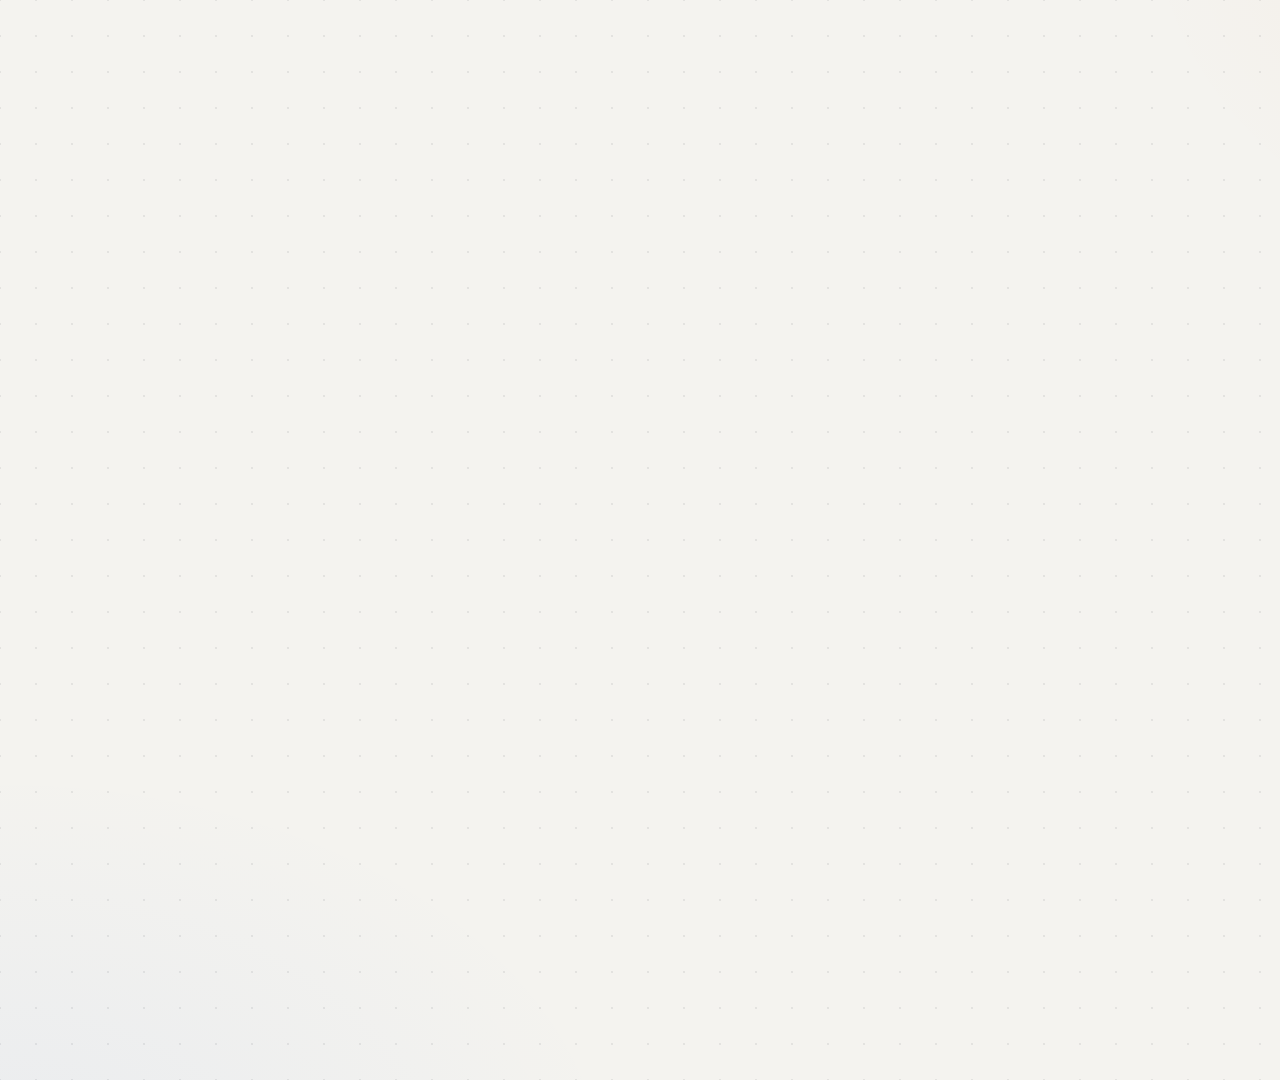
<file: promo/index.html>
<!doctype html>
<html lang="en">
<head>
<meta charset="utf-8">
<title>SAHARA Promo</title>
<link rel="preconnect" href="https://fonts.googleapis.com">
<link rel="preconnect" href="https://fonts.gstatic.com" crossorigin>
<link href="https://fonts.googleapis.com/css2?family=Inter:wght@400;500;600;700;800;900&family=JetBrains+Mono:wght@500;600;700&display=block" rel="stylesheet">
<style>
:root {
  --paper: #F4F3EF; --surface: #FFFFFF; --ink: #0E1422; --ink2: #2A3345;
  --dim: #667085; --faint: #98A2B3; --line: #E5E3DD; --line2: #D8D5CD;
  --orange: #F97316; --orange-d: #EA580C; --orange-soft: #FFF1E6;
  --blue: #2563EB; --sky: #0284C7; --green: #16A34A; --green-soft: #E8F7EE;
  --red: #DC2626; --red-soft: #FDECEC; --amber: #D97706; --amber-soft: #FEF3E2;
  --mono: "JetBrains Mono", ui-monospace, monospace;
  --shadow: 0 1px 2px rgba(14,20,34,.06), 0 12px 32px -8px rgba(14,20,34,.14), 0 40px 80px -24px rgba(14,20,34,.18);
}
* { box-sizing: border-box; }
html, body { margin: 0; background: var(--paper); }
#stage {
  position: relative; width: 1920px; height: 1080px; overflow: hidden;
  background: var(--paper); color: var(--ink);
  font-family: Inter, system-ui, sans-serif; -webkit-font-smoothing: antialiased;
  font-feature-settings: "ss01", "cv11";
}
.abs { position: absolute; }
.scene { position: absolute; inset: 0; display: none; }
.bg-dots { position: absolute; inset: 0;
  background-image: radial-gradient(rgba(14,20,34,.075) 1.3px, transparent 1.5px);
  background-size: 36px 36px; background-position: 18px 18px; }
.bg-rings { position: absolute; inset: 0;
  background-image:
    radial-gradient(900px 600px at 92% -8%, rgba(249,115,22,.07), transparent 70%),
    radial-gradient(900px 600px at 0% 110%, rgba(37,99,235,.05), transparent 70%); }
.mask { overflow: hidden; padding: 0 .06em .08em; margin: 0 -.06em; }
.rise { display: block; will-change: transform; }
.mono { font-family: var(--mono); }
.card { background: var(--surface); border-radius: 22px; box-shadow: var(--shadow); border: 1px solid rgba(14,20,34,.06); }

/* Chapter text column */
.over { font-family: var(--mono); font-size: 18px; font-weight: 600; letter-spacing: .16em; color: var(--orange-d); text-transform: uppercase; display: flex; gap: 14px; align-items: center; }
.over i { display: inline-block; width: 36px; height: 2px; background: var(--orange); }
.h2 { font-size: 78px; line-height: 1.0; font-weight: 800; letter-spacing: -.045em; margin: 0; }
.h2 em { font-style: normal; color: var(--orange); }
.body { font-size: 25px; line-height: 1.4; color: var(--dim); font-weight: 500; letter-spacing: -.01em; }
.body b { color: var(--ink); font-weight: 650; }

/* HUD frame */
#hud { position: absolute; inset: 0; pointer-events: none; }
.hud-top { position: absolute; left: 80px; right: 80px; top: 48px; height: 40px; display: flex; align-items: center; justify-content: space-between; }
.brand { display: flex; align-items: center; gap: 14px; font-weight: 600; font-size: 15px; letter-spacing: .32em; }
.brand svg { width: 28px; height: 28px; fill: none; stroke: var(--ink); stroke-width: 2.2; stroke-linejoin: round; }
.chapters { display: flex; gap: 10px; align-items: center; }
.chap { display: flex; align-items: center; gap: 10px; font-family: var(--mono); font-size: 13px; font-weight: 600; color: var(--faint); letter-spacing: .08em; }
.chap .bar { width: 64px; height: 4px; border-radius: 4px; background: var(--line2); overflow: hidden; }
.chap .bar b { display: block; height: 100%; width: 0; background: var(--orange); border-radius: 4px; }
.chap.on { color: var(--ink); }
.hud-clock { font-family: var(--mono); font-size: 14px; font-weight: 600; color: var(--dim); display: flex; align-items: center; gap: 10px; letter-spacing: .06em; }
.hud-clock .rec { width: 9px; height: 9px; border-radius: 50%; background: var(--red); }

/* Chips */
.pill { display: inline-flex; align-items: center; gap: 10px; height: 46px; padding: 0 20px; border-radius: 999px; background: var(--surface); border: 1px solid var(--line); box-shadow: 0 6px 18px -8px rgba(14,20,34,.18); font-size: 19px; font-weight: 600; letter-spacing: -.01em; white-space: nowrap; }
.pill .d { width: 10px; height: 10px; border-radius: 50%; background: var(--orange); }
.pill .k { font-family: var(--mono); font-size: 16px; color: var(--orange-d); font-weight: 700; }

/* Transition slabs */
.slab { position: absolute; top: -40px; height: 1160px; transform-origin: 50% 50%; will-change: transform; }

/* Icons */
.ic { fill: none; stroke: currentColor; stroke-width: 2; stroke-linecap: round; stroke-linejoin: round; }

/* S1 */
.big-kin { position: absolute; left: 0; right: 0; text-align: center; font-weight: 850; font-size: 168px; letter-spacing: -.055em; line-height: 1; }

/* Map overlay panels */
.stat-panel { position: absolute; padding: 20px 24px; border-radius: 18px; background: rgba(255,255,255,.96); box-shadow: var(--shadow); border: 1px solid rgba(14,20,34,.06); }
.stat-panel .lbl { font-family: var(--mono); font-size: 13px; font-weight: 700; letter-spacing: .14em; color: var(--dim); text-transform: uppercase; }
.stat-panel .val { font-size: 64px; font-weight: 800; letter-spacing: -.05em; line-height: 1.05; font-variant-numeric: tabular-nums; }
.pbar { height: 8px; border-radius: 8px; background: #EEECE6; overflow: hidden; margin-top: 10px; }
.pbar b { display: block; height: 100%; width: 0; border-radius: 8px; background: linear-gradient(90deg, var(--orange), #FB923C); }
.legend { position: absolute; display: flex; gap: 22px; font-size: 15px; font-weight: 600; color: var(--ink2); }
.legend span { display: flex; align-items: center; gap: 8px; }
.legend i { display: inline-block; }

/* Feed */
.feedwrap { position: absolute; border-radius: 22px; overflow: hidden; box-shadow: var(--shadow); background: #111; }
.seg { position: absolute; display: flex; padding: 5px; border-radius: 14px; background: rgba(255,255,255,.92); box-shadow: 0 6px 20px -8px rgba(0,0,0,.3); }
.seg span { padding: 10px 16px; border-radius: 10px; font-size: 14px; font-weight: 700; letter-spacing: .08em; color: var(--dim); }
.seg span.on { background: var(--ink); color: #fff; }
.hudchip { position: absolute; display: flex; gap: 22px; padding: 12px 20px; border-radius: 12px; background: rgba(255,255,255,.92); font-family: var(--mono); font-size: 15px; color: var(--dim); box-shadow: 0 6px 20px -8px rgba(0,0,0,.3); font-weight: 600; }
.hudchip b { color: var(--ink); }
.box { position: absolute; border-radius: 6px; }
.box .tag { position: absolute; left: -2px; top: -38px; height: 32px; padding: 0 12px; display: flex; align-items: center; gap: 8px; border-radius: 8px; font-family: var(--mono); font-size: 15px; font-weight: 700; color: #fff; white-space: nowrap; }
.split-lbl { position: absolute; font-family: var(--mono); font-size: 13px; font-weight: 700; letter-spacing: .14em; padding: 7px 12px; border-radius: 8px; background: rgba(255,255,255,.92); color: var(--ink); }
.knob { position: absolute; width: 56px; height: 56px; border-radius: 50%; background: #fff; box-shadow: 0 6px 20px rgba(0,0,0,.35); display: grid; place-items: center; }
.fusion { position: absolute; padding: 26px 28px; }
.fusion table { border-collapse: collapse; width: 100%; }
.fusion th { font-family: var(--mono); font-size: 12.5px; font-weight: 700; letter-spacing: .1em; color: var(--dim); text-align: left; padding: 0 8px 14px; text-transform: uppercase; }
.fusion td { padding: 12px 8px; border-top: 1px solid var(--line); font-size: 18px; font-weight: 600; vertical-align: middle; }
.cell { display: flex; align-items: center; gap: 9px; font-family: var(--mono); font-size: 15px; font-weight: 600; color: var(--ink2); }
.mark { width: 26px; height: 26px; border-radius: 50%; display: grid; place-items: center; flex: none; }
.mark.ok { background: var(--green); } .mark.no { background: var(--red); }
.mark svg { width: 16px; height: 16px; stroke: #fff; stroke-width: 3; fill: none; stroke-linecap: round; stroke-linejoin: round; }
.toggle { position: absolute; display: flex; align-items: center; gap: 14px; padding: 8px 18px 8px 8px; border-radius: 999px; background: rgba(255,255,255,.95); box-shadow: 0 6px 20px -8px rgba(0,0,0,.35); font-weight: 700; font-size: 16px; letter-spacing: .06em; }
.toggle .track { width: 64px; height: 34px; border-radius: 99px; background: #FDE7C8; position: relative; }
.toggle .thumb { position: absolute; top: 3px; left: 3px; width: 28px; height: 28px; border-radius: 50%; background: var(--orange); display: grid; place-items: center; }
.toggle .thumb svg { width: 18px; height: 18px; stroke: #fff; }

/* Triage cards */
.vcard { position: absolute; left: 0; right: 0; padding: 20px 24px 20px 28px; border-radius: 18px; background: #fff; box-shadow: var(--shadow); border: 1px solid rgba(14,20,34,.06); overflow: hidden; }
.vcard::before { content: ""; position: absolute; left: 0; top: 0; bottom: 0; width: 6px; background: var(--amber); }
.vcard.p1::before { background: var(--red); }
.vcard .top { display: flex; align-items: center; gap: 14px; }
.prio { font-weight: 800; font-size: 18px; color: #fff; background: var(--amber); border-radius: 99px; padding: 4px 14px; letter-spacing: .02em; }
.p1 .prio { background: var(--red); }
.vcard .id { font-family: var(--mono); font-size: 18px; font-weight: 700; }
.vcard .risk { margin-left: auto; font-size: 16px; font-weight: 600; color: var(--amber); display: flex; gap: 8px; align-items: center; }
.p1 .risk { color: var(--red); }
.vcard .act { margin-top: 10px; font-size: 17px; color: var(--ink2); font-weight: 500; display: flex; gap: 10px; align-items: flex-start; }
.vcard .act svg { color: var(--green); flex: none; margin-top: 2px; }
.toast { position: absolute; display: flex; align-items: center; gap: 14px; padding: 14px 20px 14px 16px; border-radius: 14px; background: #fff; box-shadow: var(--shadow); border-left: 5px solid var(--green); font-weight: 650; font-size: 18px; }

/* SITREP */
.doc { position: absolute; width: 820px; height: 1040px; background: #fff; border-radius: 12px; box-shadow: 0 2px 4px rgba(14,20,34,.05), 0 30px 80px -20px rgba(14,20,34,.3); padding: 44px 48px; transform-origin: 50% 100%; }
.doc header { display: flex; justify-content: space-between; align-items: flex-start; border-bottom: 3px solid var(--ink); padding-bottom: 14px; }
.doc h3 { margin: 0; font-size: 28px; letter-spacing: -.01em; font-weight: 800; }
.doc .sub { color: var(--dim); font-size: 15px; margin-top: 4px; }
.doc .stamp { text-align: right; font-family: var(--mono); font-size: 13px; color: var(--dim); line-height: 1.6; }
.kpis { display: grid; grid-template-columns: repeat(5, 1fr); gap: 10px; margin: 20px 0; }
.kpi { border: 1px solid var(--line); border-radius: 10px; padding: 12px 14px; }
.kpi b { display: block; font-size: 30px; font-weight: 800; letter-spacing: -.03em; font-variant-numeric: tabular-nums; }
.kpi span { color: var(--dim); font-size: 11.5px; font-weight: 600; text-transform: uppercase; letter-spacing: .06em; }
.doc h4 { font-size: 14px; text-transform: uppercase; letter-spacing: .08em; margin: 22px 0 10px; }
.doc table { width: 100%; border-collapse: collapse; font-size: 14px; }
.doc th, .doc td { text-align: left; padding: 9px 8px; border-bottom: 1px solid var(--line); }
.doc th { font-size: 11.5px; text-transform: uppercase; color: var(--dim); letter-spacing: .05em; }
.dp { font-weight: 800; color: #fff; background: var(--amber); border-radius: 99px; padding: 2px 10px; font-size: 13px; }
.dp.p1 { background: var(--red); }
.stampbadge { position: absolute; padding: 14px 26px; border-radius: 14px; font-family: var(--mono); font-weight: 700; font-size: 24px; letter-spacing: .12em; border: 3px solid currentColor; background: rgba(255,255,255,.9); }

/* Results */
.tile { position: absolute; top: 330px; width: 400px; height: 420px; padding: 40px 36px; border-radius: 26px; background: #fff; box-shadow: var(--shadow); border: 1px solid rgba(14,20,34,.06); display: flex; flex-direction: column; justify-content: space-between; overflow: hidden; }
.tile .n { font-size: 150px; font-weight: 850; letter-spacing: -.06em; line-height: .9; font-variant-numeric: tabular-nums; }
.tile .n small { font-size: 70px; letter-spacing: -.02em; margin-left: .12em; }
.tile .t { font-size: 27px; font-weight: 700; letter-spacing: -.02em; line-height: 1.2; }
.tile .s { font-size: 18px; color: var(--dim); font-weight: 500; margin-top: 8px; }
.tile .ico { width: 58px; height: 58px; border-radius: 16px; display: grid; place-items: center; }
.tile.hero { background: var(--ink); color: #fff; }
.tile.hero .s { color: #A5AEC0; }
</style>
</head>
<body>
<div id="stage">
  <div class="bg-dots"></div>
  <div class="bg-rings"></div>

  <!-- ============ S1 COLD OPEN ============ -->
  <section class="scene" id="s1">
    <svg class="abs" id="s1-ret" width="1920" height="1080" style="left:0;top:0">
      <g stroke="#0E1422" stroke-width="2" fill="none" opacity=".9">
        <path id="r1" d="M860 540 H920"/><path id="r2" d="M1060 540 H1000"/>
        <path id="r3" d="M960 440 V500"/><path id="r4" d="M960 640 V580"/>
      </g>
      <g id="s1-corners" stroke="#F97316" stroke-width="4" fill="none" stroke-linecap="round">
        <path d="M590 340 v-40 h40"/><path d="M1330 340 v-40 h-40"/>
        <path d="M590 740 v40 h40"/><path d="M1330 740 v40 h-40"/>
      </g>
    </svg>
    <div class="abs mono" id="s1-label" style="left:0;right:0;top:250px;text-align:center;font-size:20px;font-weight:600;letter-spacing:.24em;color:#667085">SEARCH AREA &nbsp;·&nbsp; 200 × 200 M &nbsp;·&nbsp; T+00:00</div>
    <div class="big-kin" style="top:456px"><div class="mask"><span class="rise" id="k1">6 people missing.</span></div></div>
    <div class="big-kin" style="top:470px;font-size:132px"><div class="mask" style="display:flex;justify-content:center;gap:.26em">
      <span class="rise" id="k2a">City.</span><span class="rise" id="k2b">Forest.</span><span class="rise" id="k2c">River.</span><span class="rise" id="k2d" style="color:#F97316">Rubble.</span></div></div>
    <div class="big-kin" style="top:456px"><div class="mask"><span class="rise" id="k3">One <span style="color:#F97316">drone.</span></span></div></div>
    <div class="abs" id="s1-circle" style="left:960px;top:540px;width:10px;height:10px;border-radius:50%;background:#F97316;transform:translate(-50%,-50%) scale(0)"></div>
  </section>

  <!-- ============ S2 TITLE ============ -->
  <section class="scene" id="s2">
    <div class="abs" id="s2-orange" style="inset:0;background:#F97316"></div>
    <div class="abs" id="s2-inner" style="inset:0;background:#F4F3EF"><div class="bg-dots"></div><div class="bg-rings"></div>
    <div class="abs" id="s2-group" style="left:0;top:0;width:1920px;height:1080px">
      <div class="abs" style="left:0;right:0;top:0;bottom:60px;display:flex;align-items:center;justify-content:center;gap:56px">
        <svg id="s2-logo" viewBox="0 0 32 32" style="width:178px;height:178px;overflow:visible;flex:none">
          <path id="s2-lp1f" d="M3 5 16 27 29 5 16 12z" fill="#F97316" opacity="0"/>
          <path id="s2-lp1" d="M3 5 16 27 29 5 16 12z" fill="none" stroke="#0E1422" stroke-width="1.6" stroke-linejoin="round"/>
          <path id="s2-lp2" d="M16 12v15" fill="none" stroke="#0E1422" stroke-width="1.6"/>
        </svg>
        <div style="white-space:nowrap">
          <div class="mask"><div class="rise" id="s2-word" style="font-size:150px;font-weight:600;letter-spacing:.2em;line-height:1.0;margin-right:-.2em">SAHARA</div></div>
          <div id="s2-line" style="height:4px;width:0;background:#F97316;border-radius:4px;margin:18px 0 20px"></div>
          <div id="s2-tag" style="display:flex;gap:24px;align-items:center;font-family:var(--mono);font-size:27px;font-weight:600;letter-spacing:.34em;color:#2A3345">
            <span id="s2-t1">SEARCH</span><i id="s2-d1" style="width:9px;height:9px;border-radius:50%;background:#F97316"></i>
            <span id="s2-t2">DETECT</span><i id="s2-d2" style="width:9px;height:9px;border-radius:50%;background:#F97316"></i>
            <span id="s2-t3" style="color:#EA580C">RESCUE</span>
          </div>
        </div>
      </div>
      <div class="abs" id="s2-sub" style="left:0;right:0;top:790px;text-align:center;font-size:26px;color:#667085;font-weight:500">An autonomous search-and-rescue drone with <b style="color:#0E1422">on-device AI</b></div>
    </div>
    </div>
  </section>

  <!-- ============ S3 BAYESIAN SEARCH ============ -->
  <section class="scene" id="s3">
    <div class="abs" style="left:80px;top:208px;width:780px">
      <div class="mask"><div class="rise over" id="s3-over"><i></i>01 / Bayesian search</div></div>
      <div style="height:26px"></div>
      <div class="mask"><div class="rise h2" id="s3-h1">Flies where</div></div>
      <div class="mask"><div class="rise h2" id="s3-h2">survivors are</div></div>
      <div class="mask"><div class="rise h2" id="s3-h3"><em>most likely.</em></div></div>
      <div style="height:34px"></div>
      <div id="s3-bodywrap" style="position:relative;height:420px">
        <div class="body abs" id="s3-body" style="left:0;top:0;width:640px">A land-use prior seeds a <b>live probability map</b>. Every camera look drains it, and the drone always chases the most probability per second of flight.</div>
        <div class="abs" id="s3-stat" style="left:0;top:-10px">
          <div style="display:flex;align-items:baseline;gap:6px"><span id="s3-num" style="font-size:210px;font-weight:850;letter-spacing:-.065em;line-height:.9;color:#F97316">51</span><span style="font-size:110px;font-weight:800;color:#F97316;letter-spacing:-.04em">%</span></div>
          <div style="font-size:30px;font-weight:700;letter-spacing:-.02em;margin-top:14px">faster to find survivors</div>
          <div class="body" style="font-size:21px;margin-top:6px">Median time-to-find vs. a lawnmower grid</div>
        </div>
      </div>
    </div>
    <div class="abs card" id="s3-card" style="left:1040px;top:140px;width:800px;height:800px;padding:26px">
      <div style="position:relative;width:748px;height:748px;border-radius:12px;overflow:hidden">
        <img src="region.png" style="position:absolute;inset:0;width:748px;height:748px;filter:saturate(.45) brightness(1.12) contrast(.92)">
        <canvas id="s3-canvas" width="748" height="748" style="position:absolute;inset:0"></canvas>
      </div>
    </div>
    <div class="stat-panel" id="s3-pos" style="left:80px;top:846px;width:330px">
      <div class="lbl">Probability of success</div>
      <div class="val"><span id="s3-posv">0</span><span style="font-size:36px;color:#98A2B3">%</span></div>
      <div class="pbar"><b id="s3-posb"></b></div>
    </div>
    <div class="stat-panel" id="s3-cas" style="left:430px;top:846px;width:260px">
      <div class="lbl">Casualties found</div>
      <div class="val"><span id="s3-casv">0</span><span style="font-size:36px;color:#98A2B3"> / 6</span></div>
    </div>
    <div class="legend" id="s3-legend" style="left:1066px;top:966px">
      <span><i style="width:44px;height:10px;border-radius:5px;background:linear-gradient(90deg,#FED976,#FD8D3C,#E31A1C)"></i>Casualty probability</span>
      <span><i style="width:26px;height:4px;border-radius:2px;background:#0284C7"></i>Flight path</span>
      <span><i style="width:14px;height:14px;border-radius:50%;background:#DC2626"></i>Casualty</span>
    </div>
  </section>

  <!-- ============ S4 SENSOR FUSION ============ -->
  <section class="scene" id="s4">
    <div class="feedwrap" id="s4-feed" style="left:80px;top:150px;width:1040px;height:780px">
      <canvas id="s4-canvas" width="1040" height="780" style="position:absolute;inset:0"></canvas>
      <div class="seg" id="s4-seg" style="left:22px;top:22px"><span data-k="ai">AI FEED</span><span data-k="th">THERMAL</span><span data-k="sp">SPLIT</span></div>
      <div class="hudchip" id="s4-hud" style="right:22px;top:24px"><span>ALT <b>8.0 m</b></span><span>SPD <b>0.0</b></span><span>HDG <b>042°</b></span><b id="s4-stage" style="color:#EA580C;letter-spacing:.06em">VERIFYING</b></div>
      <div class="split-lbl" id="s4-lL" style="left:22px;bottom:22px">AI FEED</div>
      <div class="split-lbl" id="s4-lR" style="right:22px;bottom:22px">THERMAL</div>
      <div class="knob" id="s4-knob"><svg viewBox="0 0 24 24" width="26" height="26" class="ic" style="stroke:#0E1422;stroke-width:2.4"><path d="m9 7-5 5 5 5M15 7l5 5-5 5"/></svg></div>
      <div class="box" id="s4-bA"><div class="tag" id="s4-tA"></div></div>
      <div class="box" id="s4-bB"><div class="tag" id="s4-tB"></div></div>
      <div class="box" id="s4-bC"><div class="tag" id="s4-tC"></div></div>
      <div class="toggle" id="s4-toggle" style="left:22px;top:92px"><div class="track"><div class="thumb" id="s4-thumb"><svg viewBox="0 0 24 24" class="ic" id="s4-ticon"><circle cx="12" cy="12" r="4"/><path d="M12 2v2M12 20v2M4.9 4.9l1.4 1.4M17.7 17.7l1.4 1.4M2 12h2M20 12h2M4.9 19.1l1.4-1.4M17.7 6.3l1.4-1.4"/></svg></div></div><span id="s4-tlabel">DAY</span></div>
    </div>
    <div class="abs" style="left:1200px;top:208px;width:660px">
      <div class="mask"><div class="rise over" id="s4-over"><i></i>02 / Sensor fusion</div></div>
      <div style="height:26px"></div>
      <div class="mask"><div class="rise h2" id="s4-h1">Sees in two</div></div>
      <div class="mask"><div class="rise h2" id="s4-h2">spectra.</div></div>
      <div class="mask"><div class="rise h2" id="s4-h3"><em>Says no</em> to dogs.</div></div>
    </div>
    <div class="abs card fusion" id="s4-fusion" style="left:1200px;top:560px;width:640px">
      <div class="mono" style="font-size:13px;font-weight:700;letter-spacing:.14em;color:#667085;margin-bottom:16px">THERMAL CHECK ON EVERY BOX</div>
      <table>
        <tr><th style="width:130px"></th><th>Body temp</th><th>No fire</th><th>Skin ≥ 308 K</th></tr>
        <tr><td><span style="display:inline-block;width:12px;height:12px;border-radius:3px;background:#16A34A;margin-right:10px"></span>Box A</td>
          <td><div class="cell" id="fA1"><span class="mark ok"><svg viewBox="0 0 24 24"><path d="m5 12 5 5 9-10"/></svg></span>311 K</div></td>
          <td><div class="cell" id="fA2"><span class="mark ok"><svg viewBox="0 0 24 24"><path d="m5 12 5 5 9-10"/></svg></span>&lt;323 K</div></td>
          <td><div class="cell" id="fA3"><span class="mark ok"><svg viewBox="0 0 24 24"><path d="m5 12 5 5 9-10"/></svg></span>310 K</div></td></tr>
        <tr><td><span style="display:inline-block;width:12px;height:12px;border-radius:3px;background:#DC2626;margin-right:10px"></span>Box B</td>
          <td><div class="cell" id="fB1"><span class="mark ok"><svg viewBox="0 0 24 24"><path d="m5 12 5 5 9-10"/></svg></span>306 K</div></td>
          <td><div class="cell" id="fB2"><span class="mark ok"><svg viewBox="0 0 24 24"><path d="m5 12 5 5 9-10"/></svg></span>&lt;323 K</div></td>
          <td><div class="cell" id="fB3" style="color:#DC2626"><span class="mark no"><svg viewBox="0 0 24 24"><path d="M7 7l10 10M17 7 7 17"/></svg></span>fur 307 K</div></td></tr>
      </table>
    </div>
    <div class="abs" id="s4-stat" style="left:1200px;top:580px;width:640px">
      <div style="display:flex;align-items:center;gap:28px;font-weight:850;letter-spacing:-.06em;line-height:.9">
        <span id="s4-n1" style="font-size:190px;color:#98A2B3">2</span>
        <svg viewBox="0 0 24 24" width="80" height="80" class="ic" style="stroke:#F97316;stroke-width:2.6" id="s4-arrow"><path d="M4 12h15M13 6l6 6-6 6"/></svg>
        <span id="s4-n2" style="font-size:190px;color:#16A34A">0</span>
      </div>
      <div style="font-size:30px;font-weight:700;letter-spacing:-.02em;margin-top:18px">dogs flagged as casualties</div>
      <div class="body" style="font-size:21px;margin-top:6px">before vs. after thermal fusion · 120 false boxes rejected</div>
    </div>
  </section>

  <!-- ============ S5 OBSTACLE GUARD ============ -->
  <section class="scene" id="s5">
    <div class="abs" style="left:80px;top:150px;width:1100px">
      <div class="mask"><div class="rise over" id="s5-over"><i></i>03 / Obstacle guard</div></div>
      <div style="height:22px"></div>
      <div style="display:flex;gap:22px">
        <div class="mask"><div class="rise h2" id="s5-h1">Sees the wall.</div></div>
        <div class="mask"><div class="rise h2" id="s5-h2"><em>Climbs over it.</em></div></div>
      </div>
    </div>
    <div class="abs" id="s5-chips" style="right:80px;top:170px;display:flex;flex-direction:column;align-items:flex-end;gap:12px">
      <div class="pill" id="s5-c1"><span class="k">48×16</span>lidar beams</div>
      <div class="pill" id="s5-c2"><span class="k">40 m</span>range</div>
    </div>
    <div class="abs card" id="s5-card" style="left:80px;top:370px;width:1760px;height:640px;overflow:hidden">
      <canvas id="s5-canvas" width="1760" height="640" style="position:absolute;inset:0"></canvas>
    </div>
  </section>

  <!-- ============ S6 HAZARDS & TRIAGE ============ -->
  <section class="scene" id="s6">
    <div class="abs card" id="s6-card" style="left:80px;top:150px;width:900px;height:860px;padding:24px;overflow:hidden">
      <canvas id="s6-canvas" width="852" height="812" style="position:absolute;left:24px;top:24px"></canvas>
      <div class="toast" id="s6-toast" style="left:50%;top:40px">
        <svg viewBox="0 0 24 24" width="26" height="26" class="ic" style="color:#16A34A;stroke-width:2.2"><path d="M21 8 12 3 3 8v8l9 5 9-5z"/><path d="m3 8 9 5 9-5M12 13v8"/></svg>
        Aid kit dropped <span class="mono" style="color:#667085;font-size:16px">2.5 m from C-2</span>
      </div>
    </div>
    <div class="abs" style="left:1060px;top:170px;width:780px">
      <div class="mask"><div class="rise over" id="s6-over"><i></i>04 / Hazards &amp; triage</div></div>
      <div style="height:22px"></div>
      <div class="mask"><div class="rise h2" id="s6-h1">Maps the danger.</div></div>
      <div class="mask"><div class="rise h2" id="s6-h2"><em>Ranks who's first.</em></div></div>
    </div>
    <div class="abs" id="s6-cards" style="left:1060px;top:430px;width:780px;height:580px">
      <div class="vcard p1" id="v1" style="top:0">
        <div class="top"><span class="prio">P1</span><span class="id">C-2</span><span class="risk"><svg viewBox="0 0 24 24" width="20" height="20" class="ic"><path d="M12 22c4 0 7-3 7-7 0-4-3-6-4-9-1 2-2 3-4 3 0-2-1-4-2-5C8 7 5 10 5 15c0 4 3 7 7 7z"/></svg>fire 11 m · structure 4 m</span></div>
        <div class="act"><svg viewBox="0 0 24 24" width="20" height="20" class="ic"><path d="m5 12 5 5 9-10"/></svg>Send team on the marked safe route: 41 m, about 0.7 min on foot.</div>
      </div>
      <div class="vcard" id="v2" style="top:160px">
        <div class="top"><span class="prio">P2</span><span class="id">C-1</span><span class="risk"><svg viewBox="0 0 24 24" width="20" height="20" class="ic"><path d="M2 15c2.5 0 2.5-2 5-2s2.5 2 5 2 2.5-2 5-2 2.5 2 5 2M2 20c2.5 0 2.5-2 5-2s2.5 2 5 2 2.5-2 5-2 2.5 2 5 2"/></svg>flood water 6 m away</span></div>
        <div class="act"><svg viewBox="0 0 24 24" width="20" height="20" class="ic"><path d="m5 12 5 5 9-10"/></svg>Send team on the marked safe route: 27 m, about 0.5 min on foot.</div>
      </div>
      <div class="vcard" id="v3" style="top:320px">
        <div class="top"><span class="prio">P3</span><span class="id">C-3</span><span class="risk" style="color:#16A34A"><svg viewBox="0 0 24 24" width="20" height="20" class="ic"><path d="M3 12h4l3-8 4 16 3-8h4"/></svg>moving (responsive)</span></div>
        <div class="act"><svg viewBox="0 0 24 24" width="20" height="20" class="ic"><path d="m5 12 5 5 9-10"/></svg>Send team on the marked safe route: 33 m, about 0.6 min on foot.</div>
      </div>
    </div>
  </section>

  <!-- ============ S7 SITREP ============ -->
  <section class="scene" id="s7">
    <div class="abs" style="left:80px;top:208px;width:700px">
      <div class="mask"><div class="rise over" id="s7-over"><i></i>05 / SITREP</div></div>
      <div style="height:26px"></div>
      <div class="mask"><div class="rise h2" id="s7-h1">One click.</div></div>
      <div class="mask"><div class="rise h2" id="s7-h2"><em>One report.</em></div></div>
      <div style="height:34px"></div>
      <div class="body" id="s7-body" style="width:560px">Casualties with coordinates and priorities, hazards, safe routes and the mission log. Built from the drone's own map, <b>print-ready as PDF.</b></div>
    </div>
    <div class="doc" id="s7-doc" style="left:900px;top:130px">
      <header><div><h3>SAR Situation Report</h3><div class="sub">Region 200 m · autonomous mission · seed 3</div></div>
        <div class="stamp">27 SEP 2026 · 14:32<br>STAGE: COMPLETE</div></header>
      <div class="kpis">
        <div class="kpi"><b id="k-c">0</b><span>Casualties</span></div>
        <div class="kpi"><b id="k-h">0</b><span>Hazards</span></div>
        <div class="kpi"><b id="k-p">0%</b><span>POS</span></div>
        <div class="kpi"><b id="k-t">0</b><span>Minutes</span></div>
        <div class="kpi"><b id="k-e">0.0</b><span>Max err m</span></div>
      </div>
      <canvas id="s7-canvas" width="724" height="340" style="width:724px;height:340px;border:1px solid #E5E3DD;border-radius:8px;display:block"></canvas>
      <h4>Rescue priorities</h4>
      <table>
        <tr><th>Prio</th><th>ID</th><th>Position</th><th>Risks</th><th>Action</th></tr>
        <tr id="r1r"><td><span class="dp p1">P1</span></td><td class="mono">C-2</td><td class="mono">28.61412, 77.20918</td><td style="color:#B45309">fire 11 m</td><td style="color:#15803D">Safe route 41 m</td></tr>
        <tr id="r2r"><td><span class="dp">P2</span></td><td class="mono">C-1</td><td class="mono">28.61397, 77.20881</td><td style="color:#B45309">flood 6 m</td><td style="color:#15803D">Safe route 27 m</td></tr>
        <tr id="r3r"><td><span class="dp">P3</span></td><td class="mono">C-3</td><td class="mono">28.61389, 77.20903</td><td style="color:#16A34A">moving</td><td style="color:#15803D">Safe route 33 m</td></tr>
      </table>
      <h4>Mission log</h4>
      <div class="mono" id="s7-log" style="font-size:12.5px;line-height:1.9;color:#475467">
        <div><span style="color:#98A2B3">T+06:41</span> &nbsp;<b style="color:#DC2626">CRITICAL</b> &nbsp;Casualty C-2 confirmed · 0.4 m · fire 11 m away</div>
        <div><span style="color:#98A2B3">T+06:55</span> &nbsp;<b style="color:#15803D">INFO</b> &nbsp;&nbsp;&nbsp;&nbsp;Aid kit dropped 2.5 m from C-2</div>
        <div><span style="color:#98A2B3">T+09:12</span> &nbsp;<b style="color:#B45309">WARNING</b> &nbsp;Obstacle ahead · climbing to 22.0 m</div>
      </div>
    </div>
    <div class="stampbadge" id="s7-b1" style="left:1640px;top:300px;color:#16A34A">OFFLINE</div>
    <div class="stampbadge" id="s7-b2" style="left:1600px;top:470px;color:#0E1422">NO CLOUD</div>
    <div class="stampbadge" id="s7-b3" style="left:1630px;top:640px;color:#EA580C">→ PDF</div>
  </section>

  <!-- ============ S8 RESULTS ============ -->
  <section class="scene" id="s8">
    <div class="abs" style="left:0;right:0;top:170px;text-align:center">
      <div class="mask" style="display:inline-block"><div class="rise over" id="s8-over" style="justify-content:center"><i></i>Measured in simulation · region world<i></i></div></div>
      <div class="mask"><div class="rise" id="s8-h" style="font-size:64px;font-weight:800;letter-spacing:-.045em;margin-top:18px">Full mission. Real numbers.</div></div>
    </div>
    <div class="tile hero" id="t1" style="left:80px">
      <div class="ico" style="background:#F97316"><svg viewBox="0 0 24 24" width="32" height="32" class="ic" style="stroke:#fff"><circle cx="12" cy="7" r="4"/><path d="M4 21v-2a6 6 0 0 1 6-6h4a6 6 0 0 1 6 6v2"/></svg></div>
      <div><div class="n"><span id="t1n">6</span><small style="color:#6B7486">/6</small></div><div class="t" style="margin-top:22px">casualties found</div><div class="s">5 of 6 inside 7 minutes</div></div>
    </div>
    <div class="tile" id="t2" style="left:520px">
      <div class="ico" style="background:#E8F0FE"><svg viewBox="0 0 24 24" width="32" height="32" class="ic" style="stroke:#2563EB"><circle cx="12" cy="12" r="7"/><circle cx="12" cy="12" r="2"/><path d="M12 2v3M12 19v3M2 12h3M19 12h3"/></svg></div>
      <div><div class="n"><span id="t2n">1.4</span><small>m</small></div><div class="t" style="margin-top:22px">worst geo-tag error</div><div class="s">0.2 – 1.4 m across all six</div></div>
    </div>
    <div class="tile" id="t3" style="left:960px">
      <div class="ico" style="background:#E8F7EE"><svg viewBox="0 0 24 24" width="32" height="32" class="ic" style="stroke:#16A34A"><path d="m5 12 5 5 9-10"/></svg></div>
      <div><div class="n" id="t3n">0</div><div class="t" style="margin-top:22px">false positives</div><div class="s">dogs, shadows &amp; fire rejected</div></div>
    </div>
    <div class="tile" id="t4" style="left:1400px">
      <div class="ico" style="background:#FFF1E6"><svg viewBox="0 0 24 24" width="32" height="32" class="ic" style="stroke:#EA580C"><path d="m3 20 6-10 4 6 2-3 6 7z"/></svg></div>
      <div><div class="n" id="t4n">0</div><div class="t" style="margin-top:22px">crashes</div><div class="s">through a 200 m city, forest &amp; river</div></div>
    </div>
  </section>

  <!-- ============ S9 END ============ -->
  <section class="scene" id="s9">
    <svg class="abs" id="s9-logo" viewBox="0 0 32 32" style="left:890px;top:250px;width:140px;height:140px;overflow:visible">
      <path id="s9-lp1f" d="M3 5 16 27 29 5 16 12z" fill="#F97316"/>
      <path id="s9-lp1" d="M3 5 16 27 29 5 16 12z" fill="none" stroke="#0E1422" stroke-width="1.6" stroke-linejoin="round"/>
      <path id="s9-lp2" d="M16 12v15" fill="none" stroke="#0E1422" stroke-width="1.6"/>
    </svg>
    <div class="abs" style="left:0;right:0;top:440px;text-align:center">
      <div class="mask"><div class="rise" id="s9-word" style="font-size:160px;font-weight:600;letter-spacing:.2em;padding-left:.2em;line-height:1.1">SAHARA</div></div>
      <div id="s9-tag" style="display:flex;gap:26px;align-items:center;justify-content:center;margin-top:24px;font-family:var(--mono);font-size:28px;font-weight:600;letter-spacing:.34em;color:#2A3345">
        <span id="s9-t1">SEARCH</span><i style="width:9px;height:9px;border-radius:50%;background:#F97316"></i>
        <span id="s9-t2">DETECT</span><i style="width:9px;height:9px;border-radius:50%;background:#F97316"></i>
        <span id="s9-t3" style="color:#EA580C">RESCUE</span>
      </div>
    </div>
    <div class="abs" id="s9-foot" style="left:0;right:0;top:780px;display:flex;justify-content:center;gap:14px">
      <div class="pill"><span class="d"></span>ArduPilot</div>
      <div class="pill"><span class="d"></span>ROS 2</div>
      <div class="pill"><span class="d"></span>Gazebo</div>
      <div class="pill"><span class="d"></span>YOLOv8 · RGB + thermal</div>
      <div class="pill"><span class="d"></span>Runs offline</div>
    </div>
    <div class="abs mono" id="s9-sih" style="left:0;right:0;top:900px;text-align:center;font-size:18px;font-weight:600;letter-spacing:.24em;color:#98A2B3">SMART INDIA HACKATHON 2026</div>
  </section>

  <!-- ============ HUD FRAME ============ -->
  <div id="hud">
    <div class="hud-top">
      <div class="brand"><svg viewBox="0 0 32 32"><path d="M3 5 16 27 29 5 16 12z"/><path d="M16 12v15"/></svg>SAHARA</div>
      <div class="chapters" id="chapters"></div>
      <div class="hud-clock"><span class="rec" id="hud-rec"></span><span id="hud-t">T+00:00:00</span></div>
    </div>
  </div>

  <!-- transition slabs -->
  <div class="slab" id="slabA" style="width:2600px;background:#F97316"></div>
  <div class="slab" id="slabB" style="width:120px;background:#0E1422"></div>
</div>

<script>
/* ================================================================
   Deterministic timeline: renderAt(t) paints the frame for time t.
   Nothing animates on its own, so any frame can be captured alone.
   ================================================================ */
const W = 1920, H = 1080;
const clamp = (x, a = 0, b = 1) => Math.min(b, Math.max(a, x));
const lerp = (a, b, t) => a + (b - a) * t;
const E = {
  lin: t => t,
  outCubic: t => 1 - Math.pow(1 - t, 3),
  outQuart: t => 1 - Math.pow(1 - t, 4),
  outQuint: t => 1 - Math.pow(1 - t, 5),
  outExpo: t => t >= 1 ? 1 : 1 - Math.pow(2, -10 * t),
  inExpo: t => t <= 0 ? 0 : Math.pow(2, 10 * t - 10),
  inCubic: t => t * t * t,
  inQuart: t => t * t * t * t,
  inOutCubic: t => t < .5 ? 4 * t * t * t : 1 - Math.pow(-2 * t + 2, 3) / 2,
  inOutQuart: t => t < .5 ? 8 * t ** 4 : 1 - Math.pow(-2 * t + 2, 4) / 2,
  inOutExpo: t => t <= 0 ? 0 : t >= 1 ? 1 : t < .5 ? Math.pow(2, 20 * t - 10) / 2 : (2 - Math.pow(2, -20 * t + 10)) / 2,
  inOutSine: t => -(Math.cos(Math.PI * t) - 1) / 2,
  outBack: t => { const c1 = 1.6, c3 = c1 + 1; return 1 + c3 * Math.pow(t - 1, 3) + c1 * Math.pow(t - 1, 2); },
  outBackS: t => { const c1 = 2.6, c3 = c1 + 1; return 1 + c3 * Math.pow(t - 1, 3) + c1 * Math.pow(t - 1, 2); },
};
const P = (t, a, b, e = E.outExpo) => e(clamp((t - a) / (b - a)));
const $ = id => document.getElementById(id);
function tf(el, { x = 0, y = 0, s = 1, sx, sy, r = 0, o, blur } = {}) {
  el.style.transform = `translate(${x}px,${y}px) rotate(${r}deg) scale(${sx ?? s},${sy ?? s})`;
  if (o !== undefined) el.style.opacity = o;
  if (blur !== undefined) el.style.filter = blur > 0.05 ? `blur(${blur}px)` : "none";
}
/* Mask reveal: rise in at tIn, rise out at tOut. */
function rise(el, t, tIn, dur = .7, tOut = 1e9, outDur = .4) {
  const pin = P(t, tIn, tIn + dur, E.outExpo);
  const pout = P(t, tOut, tOut + outDur, E.inExpo);
  const y = (1 - pin) * 115 - pout * 115;
  el.style.transform = `translateY(${y}%)`;
  el.style.opacity = t < tIn ? 0 : 1;
}
/* Pop: scale + fade in with overshoot, optional exit. */
function pop(el, t, tIn, dur = .5, { from = .6, y = 0, tOut = 1e9, outDur = .3, r = 0 } = {}) {
  const p = P(t, tIn, tIn + dur, E.outBack);
  const pf = P(t, tIn, tIn + dur * .5, E.outCubic);
  const po = P(t, tOut, tOut + outDur, E.inCubic);
  tf(el, { y: (1 - p) * y - po * 30, s: lerp(from, 1, p) * (1 - po * .15), r: (1 - p) * r, o: pf * (1 - po) });
}
function slideIn(el, t, tIn, dur = .8, { x = 0, y = 40, tOut = 1e9, outDur = .35, ox = 0, oy = -30 } = {}) {
  const p = P(t, tIn, tIn + dur, E.outExpo);
  const po = P(t, tOut, tOut + outDur, E.inCubic);
  tf(el, { x: (1 - p) * x + po * ox, y: (1 - p) * y + po * oy, o: clamp(p * 1.6) * (1 - po) });
}
function countTo(el, t, t0, t1, a, b, dec = 0, suffix = "") {
  const v = lerp(a, b, P(t, t0, t1, E.outQuart));
  el.textContent = v.toFixed(dec) + suffix;
}
function mulberry(seed) { return () => { seed |= 0; seed = seed + 0x6D2B79F5 | 0; let t = Math.imul(seed ^ seed >>> 15, 1 | seed); t = t + Math.imul(t ^ t >>> 7, 61 | t) ^ t; return ((t ^ t >>> 14) >>> 0) / 4294967296; }; }
function rr(ctx, x, y, w, h, r) { ctx.beginPath(); ctx.roundRect(x, y, w, h, r); }

/* ------------------------------------------------------------ timing */
const T = {
  s1: [0, 3.9], s2: [3.9, 7.6], s3: [7.6, 16.0], s4: [16.0, 25.4],
  s5: [25.4, 31.4], s6: [31.4, 39.4], s7: [39.4, 44.0], s8: [44.0, 48.5], s9: [48.3, 53.0],
};
const DURATION = 53.0;
const WIPES = [7.6, 16.0, 25.4, 31.4, 39.4, 44.0];
const CHAPTERS = [
  ["01", "SEARCH", T.s3], ["02", "FUSION", T.s4], ["03", "GUARD", T.s5], ["04", "TRIAGE", T.s6], ["05", "SITREP", T.s7],
];
$("chapters").innerHTML = CHAPTERS.map(([n], i) => `<div class="chap" id="ch${i}"><span>${n}</span><div class="bar"><b id="chb${i}"></b></div></div>`).join("");

/* ================================================================ S1 */
function renderS1(t) {
  const L = $("s1-label");
  tf(L, { y: (1 - P(t, .05, .8)) * 16, o: P(t, .05, .6) * (1 - P(t, 3.1, 3.4)) });
  // reticle arms extend
  const ra = P(t, 0, .6, E.outExpo), rb = 1 - P(t, 3.0, 3.4, E.inCubic);
  [["r1", "M%a 540 H%b", 860, 920], ["r2", "M%a 540 H%b", 1060, 1000]].forEach(([id, d, a, b]) => {
    $(id).setAttribute("d", d.replace("%a", a).replace("%b", lerp(a, b, ra * rb)));
  });
  [["r3", 440, 500], ["r4", 640, 580]].forEach(([id, a, b]) => $(id).setAttribute("d", `M960 ${a} V${lerp(a, b, ra * rb)}`));
  $("s1-ret").style.opacity = .12 + .88 * (1 - P(t, .4, .6));   // fades back under the words
  const cg = $("s1-corners");
  const cp = P(t, .1, .7, E.outExpo);
  const pulse = t > 2.5 ? P(t, 2.75, 3.1, E.outBackS) : 0;
  cg.style.transformOrigin = "960px 540px";
  cg.style.transform = `scale(${lerp(1.5, 1, cp) * lerp(1, .82, pulse)})`;
  cg.style.opacity = cp * (1 - P(t, 3.15, 3.4));

  rise($("k1"), t, .45, .6, 1.35, .3);
  rise($("k2a"), t, 1.5, .55, 2.55, .3);
  rise($("k2b"), t, 1.75, .55, 2.58, .3);
  rise($("k2c"), t, 2.0, .55, 2.61, .3);
  rise($("k2d"), t, 2.25, .55, 2.64, .3);
  rise($("k3"), t, 2.75, .55, 1e9);
  const k3 = $("k3"); // punch in
  const punch = P(t, 3.15, 3.55, E.inExpo);
  k3.style.transform += ` scale(${1 + punch * .35})`;
  k3.style.opacity = t < 2.75 ? 0 : 1 - punch;
  // orange circle wipe
  const c = $("s1-circle");
  const cs = P(t, 3.25, 3.85, E.inOutExpo);
  c.style.transform = `translate(-50%,-50%) scale(${cs * 460})`;
}

/* ================================================================ S2 */
const lp1Len = 80, lp2Len = 15;
function renderS2(t) {
  const lt = t - T.s2[0];
  // paper ring opens out of the orange
  const c = $("s1-circle");
  // (the orange disc lives in s1; for s2 we draw a paper disc growing over it)
  const g = $("s2-group");
  const open = P(lt, 0, .55, E.outExpo);
  $("s2-inner").style.clipPath = open >= .999 ? "none" : `circle(${open * 1150}px at 960px 540px)`;
  $("s2-orange").style.display = open >= .999 ? "none" : "block";
  // logo draw
  const d1 = P(lt, .02, .8, E.inOutCubic), d2 = P(lt, .5, .9, E.outCubic);
  const lp1 = $("s2-lp1"), lp2 = $("s2-lp2");
  lp1.style.strokeDasharray = lp1Len; lp1.style.strokeDashoffset = lp1Len * (1 - d1);
  lp2.style.strokeDasharray = lp2Len; lp2.style.strokeDashoffset = lp2Len * (1 - d2);
  $("s2-lp1f").style.opacity = P(lt, .85, 1.2, E.outCubic);
  const logo = $("s2-logo");
  const lpop = P(lt, .85, 1.35, E.outBackS);
  tf(logo, { s: lerp(1, 1.08, Math.sin(lpop * Math.PI)) , r: (1 - P(lt, 0, 1.0, E.outExpo)) * -12 });
  // wordmark
  const w = $("s2-word");
  rise(w, lt, .95, .7);
  w.style.letterSpacing = lerp(.42, .2, P(lt, .95, 1.9, E.outExpo)) + "em";
  $("s2-line").style.width = P(lt, 1.2, 1.9, E.outExpo) * 100 + "%";
  ["s2-t1", "s2-t2", "s2-t3"].forEach((id, i) => pop($(id), lt, 1.6 + i * .25, .45, { from: .5, y: 18 }));
  ["s2-d1", "s2-d2"].forEach((id, i) => pop($(id), lt, 1.72 + i * .25, .4, { from: 0 }));
  slideIn($("s2-sub"), lt, 2.35, .8, { y: 24 });
  // gentle drift, then exit before the wipe
  const drift = lt * 4;
  tf(g, { y: -drift, s: 1 + lt * .006 });
}

/* ================================================================ S3 map */
const M3 = { px: 748, m: 200, G: 80 };
M3.k = M3.px / M3.m;
const PRIOR_BLOBS = [
  // city (NE) rubble, dense
  [132, 48, 16, 1.0], [165, 42, 14, .8], [150, 72, 12, .7], [185, 70, 10, .5],
  // village (SW)
  [26, 128, 14, .9], [70, 124, 12, .8], [22, 172, 14, .85], [68, 176, 14, .9], [45, 150, 10, .5],
  // river banks (SE)
  [158, 128, 9, .8], [172, 160, 9, .85], [162, 190, 9, .7],
  // forest clearing (NW) + street
  [46, 52, 12, .5], [124, 108, 8, .55], [104, 150, 8, .35],
];
const CASUALTIES = [
  [137, 54], [26, 150], [66, 178], [168, 150], [46, 54], [125, 110],
];
const PATH3 = [
  [100, 100], [118, 104], [126, 110], [138, 84], [134, 50], [162, 40], [182, 64], [158, 84],
  [158, 122], [170, 152], [164, 188], [126, 186], [74, 180], [42, 170], [24, 150], [26, 124], [60, 118],
  [70, 90], [48, 56], [62, 26], [86, 18],
];
function pathBuild(pts) {
  const seg = []; let L = 0;
  for (let i = 1; i < pts.length; i++) { const d = Math.hypot(pts[i][0] - pts[i - 1][0], pts[i][1] - pts[i - 1][1]); seg.push(d); L += d; }
  return { pts, seg, L };
}
function pathAt(P_, s) {
  s = clamp(s, 0, P_.L);
  for (let i = 0; i < P_.seg.length; i++) {
    if (s <= P_.seg[i] || i === P_.seg.length - 1) {
      const u = P_.seg[i] ? clamp(s / P_.seg[i]) : 0, a = P_.pts[i], b = P_.pts[i + 1];
      return [lerp(a[0], b[0], u), lerp(a[1], b[1], u), Math.atan2(b[1] - a[1], b[0] - a[0])];
    }
    s -= P_.seg[i];
  }
}
const path3 = pathBuild(PATH3);
// smooth the path with Chaikin so turns look flown, not plotted
function chaikin(pts, n) { for (let k = 0; k < n; k++) { const o = [pts[0]]; for (let i = 0; i < pts.length - 1; i++) { const a = pts[i], b = pts[i + 1]; o.push([a[0] * .75 + b[0] * .25, a[1] * .75 + b[1] * .25], [a[0] * .25 + b[0] * .75, a[1] * .25 + b[1] * .75]); } o.push(pts[pts.length - 1]); pts = o; } return pts; }
const path3s = pathBuild(chaikin(PATH3, 3));
const prior = new Float32Array(M3.G * M3.G);
(function () {
  const cm = M3.m / M3.G;
  for (let j = 0; j < M3.G; j++) for (let i = 0; i < M3.G; i++) {
    const x = (i + .5) * cm, y = (j + .5) * cm; let v = .04;
    for (const [bx, by, s, a] of PRIOR_BLOBS) v += a * Math.exp(-((x - bx) ** 2 + (y - by) ** 2) / (2 * s * s));
    prior[j * M3.G + i] = v;
  }
  let mx = 0; for (const v of prior) mx = Math.max(mx, v);
  for (let i = 0; i < prior.length; i++) prior[i] /= mx;
})();
const priorSum = prior.reduce((a, b) => a + b, 0);
const HEAT = [[0, [255, 237, 160, 0]], [.18, [254, 217, 118, .28]], [.42, [253, 141, 60, .52]], [.7, [240, 59, 32, .66]], [1, [189, 0, 38, .76]]];
function heatRGBA(v) {
  v = clamp(v);
  for (let i = 1; i < HEAT.length; i++) if (v <= HEAT[i][0]) {
    const [p0, c0] = HEAT[i - 1], [p1, c1] = HEAT[i]; const u = (v - p0) / (p1 - p0);
    return c0.map((x, k) => x + (c1[k] - x) * u);
  }
  return HEAT[HEAT.length - 1][1];
}
const heatC = document.createElement("canvas"); heatC.width = heatC.height = M3.G;
const FLY3 = [8.55, 15.9];
function drawDroneTop(ctx, x, y, hdg, sc = 1, spin = 0) {
  ctx.save(); ctx.translate(x, y); ctx.rotate(hdg + Math.PI / 4); ctx.scale(sc, sc);
  ctx.strokeStyle = "#0E1422"; ctx.lineWidth = 3.2; ctx.lineCap = "round";
  ctx.beginPath(); ctx.moveTo(-13, -13); ctx.lineTo(13, 13); ctx.moveTo(13, -13); ctx.lineTo(-13, 13); ctx.stroke();
  for (const [a, b] of [[-13, -13], [13, -13], [13, 13], [-13, 13]]) {
    ctx.beginPath(); ctx.arc(a, b, 9, 0, 7); ctx.fillStyle = "rgba(255,255,255,.85)"; ctx.fill(); ctx.lineWidth = 2; ctx.stroke();
    ctx.save(); ctx.translate(a, b); ctx.rotate(spin); ctx.beginPath(); ctx.moveTo(-7, 0); ctx.lineTo(7, 0); ctx.lineWidth = 1.6; ctx.strokeStyle = "rgba(14,20,34,.55)"; ctx.stroke(); ctx.restore();
  }
  rr(ctx, -8, -8, 16, 16, 4); ctx.fillStyle = "#F97316"; ctx.fill(); ctx.lineWidth = 2; ctx.strokeStyle = "#0E1422"; ctx.stroke();
  ctx.restore();
}
function renderS3(t) {
  const lt = t - T.s3[0];
  // text
  rise($("s3-over"), t, 7.75, .6);
  rise($("s3-h1"), t, 7.85, .7); rise($("s3-h2"), t, 7.95, .7); rise($("s3-h3"), t, 8.05, .7);
  slideIn($("s3-body"), t, 8.35, .8, { y: 20, tOut: 13.0, outDur: .3, oy: -20 });
  // stat block
  const st = $("s3-stat");
  const sp = P(t, 13.25, 13.9, E.outExpo);
  tf(st, { y: (1 - sp) * 60, o: clamp(sp * 2) });
  countTo($("s3-num"), t, 13.3, 14.4, 0, 51);
  // card
  const cp = P(t, 7.75, 8.6, E.outExpo);
  tf($("s3-card"), { x: (1 - cp) * 120, s: lerp(.94, 1, cp), o: clamp(cp * 1.5) });
  pop($("s3-pos"), t, 8.5, .6, { from: .8, y: 20 });
  pop($("s3-cas"), t, 8.65, .6, { from: .8, y: 20 });
  slideIn($("s3-legend"), t, 8.9, .7, { y: 14 });

  // simulate the look history up to now
  const u = P(t, FLY3[0], FLY3[1], E.inOutSine);
  const sNow = u * path3s.L;
  const G = M3.G, cm = M3.m / G;
  const cur = new Float32Array(prior);
  const bloom = P(t, 8.3, 9.3, E.outCubic);
  const step = 1.6, half = 11;
  const trail = [];
  for (let s = 0; s <= sNow; s += step) {
    const [x, y] = pathAt(path3s, s); trail.push([x, y]);
    const i0 = Math.max(0, Math.floor((x - half) / cm)), i1 = Math.min(G - 1, Math.floor((x + half) / cm));
    const j0 = Math.max(0, Math.floor((y - half) / cm)), j1 = Math.min(G - 1, Math.floor((y + half) / cm));
    for (let j = j0; j <= j1; j++) for (let i = i0; i <= i1; i++) cur[j * G + i] *= .83;
  }
  const [dx, dy, hdg] = pathAt(path3s, sNow);
  trail.push([dx, dy]);
  let sum = 0; for (const v of cur) sum += v;
  const pos = (1 - sum / priorSum) * 100 * 1.32;   // report against the mission's reachable mass
  $("s3-posv").textContent = Math.min(90, pos).toFixed(0);
  $("s3-posb").style.width = Math.min(90, pos) + "%";

  // heat raster
  const hctx = heatC.getContext("2d");
  const img = hctx.createImageData(G, G);
  for (let k = 0; k < G * G; k++) {
    const c = heatRGBA(cur[k] * bloom);
    img.data[k * 4] = c[0]; img.data[k * 4 + 1] = c[1]; img.data[k * 4 + 2] = c[2]; img.data[k * 4 + 3] = c[3] * 255 * bloom;
  }
  hctx.putImageData(img, 0, 0);
  const cv = $("s3-canvas"), ctx = cv.getContext("2d"), k = M3.k;
  ctx.clearRect(0, 0, 748, 748);
  ctx.save(); ctx.filter = "blur(7px)"; ctx.imageSmoothingEnabled = true; ctx.imageSmoothingQuality = "high";
  ctx.drawImage(heatC, -6, -6, 760, 760); ctx.restore();
  // scan sweep during bloom
  if (t > 8.3 && t < 9.5) {
    const sy = P(t, 8.3, 9.4, E.inOutCubic) * 748;
    const gr = ctx.createLinearGradient(0, sy - 90, 0, sy);
    gr.addColorStop(0, "rgba(249,115,22,0)"); gr.addColorStop(1, "rgba(249,115,22,.22)");
    ctx.fillStyle = gr; ctx.fillRect(0, sy - 90, 748, 90);
    ctx.fillStyle = "#F97316"; ctx.fillRect(0, sy - 2, 748, 2.5);
  }
  if (t >= FLY3[0] - .3) {
    const fin = P(t, FLY3[0] - .3, FLY3[0] + .2);
    // trail
    ctx.save(); ctx.globalAlpha = fin;
    ctx.lineJoin = ctx.lineCap = "round";
    ctx.strokeStyle = "rgba(255,255,255,.9)"; ctx.lineWidth = 7; ctx.beginPath();
    trail.forEach(([x, y], i) => i ? ctx.lineTo(x * k, y * k) : ctx.moveTo(x * k, y * k)); ctx.stroke();
    ctx.strokeStyle = "#0284C7"; ctx.lineWidth = 3.5; ctx.stroke();
    // camera footprint
    ctx.save(); ctx.translate(dx * k, dy * k); ctx.rotate(hdg);
    const fh = half * k;
    ctx.fillStyle = "rgba(14,20,34,.07)"; ctx.fillRect(-fh, -fh, fh * 2, fh * 2);
    ctx.setLineDash([8, 6]); ctx.lineDashOffset = -t * 30; ctx.strokeStyle = "rgba(14,20,34,.55)"; ctx.lineWidth = 1.8; ctx.strokeRect(-fh, -fh, fh * 2, fh * 2);
    ctx.restore();
    drawDroneTop(ctx, dx * k, dy * k, hdg, 1, t * 40);
    ctx.restore();
  }
  // casualties
  let found = 0;
  CASUALTIES.forEach(([cx, cy], idx) => {
    // first time the footprint centre passes within reach
    let sHit = null;
    for (let s = 0; s <= path3s.L; s += 1) { const [x, y] = pathAt(path3s, s); if (Math.hypot(x - cx, y - cy) < 9) { sHit = s; break; } }
    if (sHit === null) return;
    const tHit = FLY3[0] + (FLY3[1] - FLY3[0]) * invInOutSine(sHit / path3s.L);
    if (t < tHit) return;
    found++;
    const a = P(t, tHit, tHit + .45, E.outBackS), ring = P(t, tHit, tHit + .9, E.outCubic);
    const X = cx * k, Y = cy * k;
    ctx.beginPath(); ctx.arc(X, Y, 14 + ring * 40, 0, 7); ctx.strokeStyle = `rgba(220,38,38,${.7 * (1 - ring)})`; ctx.lineWidth = 3; ctx.stroke();
    ctx.save(); ctx.translate(X, Y); ctx.scale(a, a);
    ctx.shadowColor = "rgba(14,20,34,.35)"; ctx.shadowBlur = 10; ctx.shadowOffsetY = 3;
    ctx.beginPath(); ctx.arc(0, 0, 14, 0, 7); ctx.fillStyle = "#DC2626"; ctx.fill();
    ctx.shadowColor = "transparent"; ctx.lineWidth = 3; ctx.strokeStyle = "#fff"; ctx.stroke();
    ctx.fillStyle = "#fff"; ctx.beginPath(); ctx.arc(0, -3.5, 3.6, 0, 7); ctx.fill();
    ctx.beginPath(); ctx.ellipse(0, 6, 6.5, 4, 0, Math.PI, 0); ctx.fill();
    ctx.restore();
    // label
    const la = P(t, tHit + .15, tHit + .55, E.outExpo);
    ctx.save(); ctx.globalAlpha = la; ctx.translate(X + 22 + (1 - la) * -10, Y - 15);
    ctx.font = "700 14px JetBrains Mono";
    const txt = `C-${idx + 1}`; const w = ctx.measureText(txt).width + 18;
    rr(ctx, 0, 0, w, 30, 8); ctx.fillStyle = "rgba(255,255,255,.95)"; ctx.fill();
    ctx.fillStyle = "#0E1422"; ctx.fillText(txt, 9, 20); ctx.restore();
  });
  $("s3-casv").textContent = found;
}
function invInOutSine(y) { return Math.acos(1 - 2 * y) / Math.PI; }

/* ================================================================ S4 feed */
const FW = 1040, FH = 780;
const rgbC = document.createElement("canvas"); rgbC.width = FW; rgbC.height = FH;
const thC = document.createElement("canvas"); thC.width = FW; thC.height = FH;
const PERSON = { x: 360, y: 440, r: .5 };
const DOG = { x: 760, y: 300, r: -.35 };
const EMBER = { x: 850, y: 640 };
function drawPerson(ctx, mode) {
  const th = mode === "th";
  ctx.save(); ctx.translate(PERSON.x, PERSON.y); ctx.rotate(PERSON.r);
  if (!th) { ctx.save(); ctx.translate(10, 12); ctx.filter = "blur(8px)"; ctx.fillStyle = "rgba(40,30,20,.35)"; rr(ctx, -100, -38, 200, 76, 30); ctx.fill(); ctx.restore(); }
  const C = th ? { pants: "rgb(200,200,200)", jacket: "rgb(214,214,214)", skin: "rgb(250,250,250)", hair: "rgb(215,215,215)", shoe: "rgb(160,160,160)" }
               : { pants: "#2E3440", jacket: "#2F6FBF", skin: "#C58A5B", hair: "#2A1E18", shoe: "#1B1F27" };
  ctx.lineCap = "round";
  // legs
  ctx.strokeStyle = C.pants; ctx.lineWidth = 24;
  ctx.beginPath(); ctx.moveTo(-18, -12); ctx.lineTo(-86, -24); ctx.stroke();
  ctx.beginPath(); ctx.moveTo(-18, 12); ctx.lineTo(-84, 26); ctx.stroke();
  ctx.fillStyle = C.shoe; ctx.beginPath(); ctx.ellipse(-96, -26, 10, 9, 0, 0, 7); ctx.fill(); ctx.beginPath(); ctx.ellipse(-94, 28, 10, 9, 0, 0, 7); ctx.fill();
  // arms
  ctx.strokeStyle = C.jacket; ctx.lineWidth = 17;
  ctx.beginPath(); ctx.moveTo(48, -28); ctx.lineTo(20, -52); ctx.lineTo(-10, -50); ctx.stroke();
  ctx.beginPath(); ctx.moveTo(48, 28); ctx.lineTo(70, 56); ctx.stroke();
  ctx.fillStyle = C.skin; ctx.beginPath(); ctx.arc(-16, -50, 9, 0, 7); ctx.fill(); ctx.beginPath(); ctx.arc(76, 62, 9, 0, 7); ctx.fill();
  // torso
  ctx.fillStyle = C.jacket; rr(ctx, -24, -33, 84, 66, 24); ctx.fill();
  if (!th) { ctx.strokeStyle = "rgba(255,255,255,.18)"; ctx.lineWidth = 3; ctx.beginPath(); ctx.moveTo(-18, 0); ctx.lineTo(56, 0); ctx.stroke(); }
  // head
  ctx.fillStyle = C.skin; ctx.beginPath(); ctx.arc(80, 0, 20, 0, 7); ctx.fill();
  ctx.fillStyle = C.hair; ctx.beginPath(); ctx.arc(84, 0, 20, -1.3, 1.3); ctx.fill();
  ctx.restore();
}
function drawDog(ctx, mode) {
  const th = mode === "th";
  ctx.save(); ctx.translate(DOG.x, DOG.y); ctx.rotate(DOG.r);
  if (!th) { ctx.save(); ctx.translate(8, 10); ctx.filter = "blur(7px)"; ctx.fillStyle = "rgba(40,30,20,.35)"; ctx.beginPath(); ctx.ellipse(0, 0, 58, 26, 0, 0, 7); ctx.fill(); ctx.restore(); }
  const fur = th ? "rgb(182,182,182)" : "#9A7447", dark = th ? "rgb(170,170,170)" : "#5B412A", nose = th ? "rgb(196,196,196)" : "#1B1F27";
  ctx.lineCap = "round"; ctx.strokeStyle = dark; ctx.lineWidth = 9;
  ctx.lineWidth = 13; for (const [a, b, c, d] of [[-30, -14, -34, -30], [-30, 14, -34, 30], [26, -14, 28, -30], [26, 14, 28, 30]]) { ctx.beginPath(); ctx.moveTo(a, b); ctx.lineTo(c, d); ctx.stroke(); }
  ctx.lineWidth = 8; ctx.strokeStyle = fur; ctx.beginPath(); ctx.moveTo(-50, 0); ctx.quadraticCurveTo(-72, -6, -78, -22); ctx.stroke();
  ctx.fillStyle = fur; ctx.beginPath(); ctx.ellipse(-4, 0, 56, 29, 0, 0, 7); ctx.fill();
  ctx.beginPath(); ctx.ellipse(56, 0, 23, 20, 0, 0, 7); ctx.fill();
  ctx.beginPath(); ctx.ellipse(76, 0, 11, 8, 0, 0, 7); ctx.fill();
  ctx.fillStyle = dark; ctx.beginPath(); ctx.ellipse(48, -20, 13, 8, -.5, 0, 7); ctx.fill(); ctx.beginPath(); ctx.ellipse(48, 20, 13, 8, .5, 0, 7); ctx.fill();
  ctx.fillStyle = nose; ctx.beginPath(); ctx.arc(86, 0, 4, 0, 7); ctx.fill();
  ctx.restore();
}
function buildFeed() {
  const rnd = mulberry(7);
  // ---- RGB
  let c = rgbC.getContext("2d");
  c.fillStyle = "#CBC2AE"; c.fillRect(0, 0, FW, FH);
  const g = c.createRadialGradient(520, 390, 100, 520, 390, 700); g.addColorStop(0, "rgba(255,255,255,.12)"); g.addColorStop(1, "rgba(60,50,30,.18)");
  c.fillStyle = g; c.fillRect(0, 0, FW, FH);
  // grass edge
  for (let i = 0; i < 900; i++) { const x = rnd() * 260 - 60, y = rnd() * FH; c.fillStyle = `rgba(${110 + rnd() * 30},${128 + rnd() * 30},${80 + rnd() * 20},.5)`; c.beginPath(); c.arc(x, y, 3 + rnd() * 9, 0, 7); c.fill(); }
  // specks
  for (let i = 0; i < 9000; i++) { const x = rnd() * FW, y = rnd() * FH, v = rnd(); c.fillStyle = v < .5 ? "rgba(120,108,88,.35)" : "rgba(235,228,212,.45)"; c.fillRect(x, y, 1 + rnd() * 2.5, 1 + rnd() * 2.5); }
  // concrete slab
  c.save(); c.translate(560, 560); c.rotate(-.12); c.shadowColor = "rgba(40,30,20,.35)"; c.shadowBlur = 18; c.shadowOffsetX = 10; c.shadowOffsetY = 12;
  c.fillStyle = "#B9B4A8"; c.fillRect(-150, -60, 300, 120); c.shadowColor = "transparent";
  c.strokeStyle = "rgba(70,65,58,.55)"; c.lineWidth = 2.5; c.beginPath(); c.moveTo(-150, -10); c.lineTo(-60, 5); c.lineTo(10, -30); c.lineTo(90, 20); c.lineTo(150, 8); c.stroke();
  c.strokeStyle = "rgba(90,85,78,.4)"; c.lineWidth = 3; for (let i = -130; i < 150; i += 36) { c.beginPath(); c.moveTo(i, -60); c.lineTo(i, 60); c.stroke(); }
  c.restore();
  // rubble
  for (let i = 0; i < 26; i++) {
    const x = 180 + rnd() * 820, y = 40 + rnd() * 720;
    if (Math.hypot(x - PERSON.x, y - PERSON.y) < 150 || Math.hypot(x - DOG.x, y - DOG.y) < 110 || Math.hypot(x - EMBER.x, y - EMBER.y) < 90) continue;
    const r = 10 + rnd() * 26, n = 5 + (rnd() * 3 | 0), sh = ["#9CA3AF", "#A8A29E", "#8B8580", "#B8B1A5", "#7C7670"][i % 5];
    c.save(); c.translate(x, y); c.rotate(rnd() * 6); c.shadowColor = "rgba(40,30,20,.35)"; c.shadowBlur = 8; c.shadowOffsetX = 5; c.shadowOffsetY = 6;
    c.fillStyle = sh; c.beginPath(); for (let k = 0; k < n; k++) { const a = k / n * 6.283, rr_ = r * (.65 + rnd() * .5); c.lineTo(Math.cos(a) * rr_, Math.sin(a) * rr_); } c.closePath(); c.fill();
    c.restore();
  }
  // embers / smouldering debris
  c.save(); c.translate(EMBER.x, EMBER.y);
  c.fillStyle = "#3A3431"; c.beginPath(); for (let k = 0; k < 11; k++) { const a = k / 11 * 6.283, r = 58 + Math.sin(k * 2.3) * 14; c.lineTo(Math.cos(a) * r, Math.sin(a) * r); } c.closePath(); c.fill();
  c.fillStyle = "#57504B"; for (let k = 0; k < 40; k++) { c.fillRect(-50 + rnd() * 100, -40 + rnd() * 80, 3, 3); }
  for (let k = 0; k < 14; k++) { const x = -30 + rnd() * 60, y = -26 + rnd() * 52; const eg = c.createRadialGradient(x, y, 0, x, y, 12); eg.addColorStop(0, "rgba(255,190,80,.95)"); eg.addColorStop(1, "rgba(255,90,20,0)"); c.fillStyle = eg; c.fillRect(x - 12, y - 12, 24, 24); }
  c.restore();
  drawDog(c, "rgb"); drawPerson(c, "rgb");

  // ---- Thermal: paint temperatures as grey levels, blur, then ironbow LUT
  const tc = document.createElement("canvas"); tc.width = FW; tc.height = FH; c = tc.getContext("2d");
  const base = 62;
  c.fillStyle = `rgb(${base},${base},${base})`; c.fillRect(0, 0, FW, FH);
  const r2 = mulberry(11);
  for (let i = 0; i < 260; i++) { const x = r2() * FW, y = r2() * FH, v = base + (r2() - .5) * 16; c.fillStyle = `rgba(${v},${v},${v},.5)`; c.beginPath(); c.arc(x, y, 10 + r2() * 40, 0, 7); c.fill(); }
  c.save(); c.translate(560, 560); c.rotate(-.12); c.fillStyle = "rgb(78,78,78)"; c.fillRect(-150, -60, 300, 120); c.restore();
  // embers: ash ring + white-hot core
  c.save(); c.translate(EMBER.x, EMBER.y); c.filter = "blur(10px)";
  c.fillStyle = "rgb(140,140,140)"; c.beginPath(); c.arc(0, 0, 60, 0, 7); c.fill(); c.filter = "blur(5px)";
  for (let k = 0; k < 9; k++) { c.fillStyle = "rgb(255,255,255)"; c.beginPath(); c.arc(-26 + r2() * 52, -22 + r2() * 44, 7 + r2() * 8, 0, 7); c.fill(); }
  c.restore();
  c.save(); c.filter = "blur(3px)"; drawDog(c, "th"); drawPerson(c, "th"); c.restore();
  const src = c.getImageData(0, 0, FW, FH);
  const LUT = [[0, [12, 6, 34]], [.2, [48, 12, 96]], [.38, [110, 22, 120]], [.55, [196, 52, 76]], [.7, [238, 110, 36]], [.84, [252, 190, 50]], [.94, [254, 240, 150]], [1, [255, 255, 240]]];
  const lut = new Uint8ClampedArray(256 * 3);
  for (let v = 0; v < 256; v++) { const x = v / 255; for (let i = 1; i < LUT.length; i++) if (x <= LUT[i][0]) { const [p0, c0] = LUT[i - 1], [p1, c1] = LUT[i]; const u = (x - p0) / (p1 - p0); for (let k = 0; k < 3; k++) lut[v * 3 + k] = c0[k] + (c1[k] - c0[k]) * u; break; } }
  const out = thC.getContext("2d").createImageData(FW, FH);
  for (let p = 0; p < FW * FH; p++) { const v = src.data[p * 4]; out.data[p * 4] = lut[v * 3]; out.data[p * 4 + 1] = lut[v * 3 + 1]; out.data[p * 4 + 2] = lut[v * 3 + 2]; out.data[p * 4 + 3] = 255; }
  thC.getContext("2d").putImageData(out, 0, 0);
}
function boxStyle(el, x, y, w, h, color, dashed) {
  el.style.left = x + "px"; el.style.top = y + "px"; el.style.width = w + "px"; el.style.height = h + "px";
  el.style.border = `3px ${dashed ? "dashed" : "solid"} ${color}`;
  el.style.boxShadow = `0 0 0 1px rgba(255,255,255,.35), inset 0 0 0 1px rgba(255,255,255,.25)`;
  el.firstElementChild.style.background = color;
}
function renderS4(t) {
  const lt = t - T.s4[0];
  rise($("s4-over"), t, 16.2, .6);
  rise($("s4-h1"), t, 16.3, .7); rise($("s4-h2"), t, 16.4, .7); rise($("s4-h3"), t, 16.55, .7);
  const fp = P(t, 16.1, 16.95, E.outExpo);
  tf($("s4-feed"), { x: (1 - fp) * -120, s: lerp(.94, 1, fp), o: clamp(fp * 1.5) });

  // split position (0 = all thermal, 100 = all RGB)
  let split = 100;
  split = lerp(100, 54, P(t, 16.9, 17.8, E.inOutQuart));
  split = lerp(split, 34, P(t, 21.9, 22.7, E.inOutQuart));
  // hover drift
  const jx = Math.sin(t * 1.3) * 5, jy = Math.cos(t * 1.1) * 4;
  const cv = $("s4-canvas"), ctx = cv.getContext("2d");
  ctx.clearRect(0, 0, FW, FH);
  ctx.save(); ctx.translate(jx, jy); ctx.scale(1.02, 1.02); ctx.translate(-10, -8);
  ctx.drawImage(thC, 0, 0);
  // RGB side, clipped by the diagonal (same geometry as the dashboard split)
  ctx.save(); ctx.beginPath();
  ctx.moveTo(0, -20); ctx.lineTo((split + 4) / 100 * FW + 10, -20); ctx.lineTo((split - 4) / 100 * FW + 10, FH + 20); ctx.lineTo(0, FH + 20); ctx.closePath(); ctx.clip();
  ctx.drawImage(rgbC, 0, 0);
  // night: RGB goes dark and blue
  const night = P(t, 21.0, 21.6, E.inOutCubic);
  if (night > 0) { ctx.fillStyle = `rgba(8,14,32,${.72 * night})`; ctx.fillRect(0, 0, FW, FH); }
  ctx.restore();
  ctx.restore();
  // divider
  const x0 = (split + 4) / 100 * FW, x1 = (split - 4) / 100 * FW;
  if (split < 99.5) {
    ctx.strokeStyle = "#fff"; ctx.lineWidth = 3; ctx.beginPath(); ctx.moveTo(x0, 0); ctx.lineTo(x1, FH); ctx.stroke();
  }
  const kn = $("s4-knob");
  kn.style.left = (split / 100 * FW - 28) + "px"; kn.style.top = (FH / 2 - 28) + "px";
  kn.style.opacity = split < 99.5 ? P(t, 16.9, 17.2) : 0;
  const lab = P(t, 17.4, 17.8);
  $("s4-lL").style.opacity = lab; $("s4-lR").style.opacity = lab;
  // segmented control
  const segOn = t > 16.9 ? "sp" : "ai";
  $("s4-seg").querySelectorAll("span").forEach(s => s.classList.toggle("on", s.dataset.k === segOn));
  pop($("s4-seg"), t, 16.5, .5, { from: .85 });
  pop($("s4-hud"), t, 16.6, .5, { from: .85 });
  const stg = $("s4-stage");
  stg.textContent = t < 20.3 ? "VERIFYING" : "CONFIRMED";
  stg.style.color = t < 20.3 ? "#EA580C" : "#16A34A";

  // detection boxes
  const bA = $("s4-bA"), bB = $("s4-bB"), bC = $("s4-bC");
  const bx = (x, y) => [x + jx * 1.02 - 10 + (x - 0) * .02, y + jy * 1.02 - 8 + (y - 0) * .02];
  const conf = t >= 20.3;
  const [ax, ay] = bx(242, 332); boxStyle(bA, ax, ay, 245, 222, conf ? "#16A34A" : "#F97316", false);
  const [bbx, bby] = bx(660, 238); boxStyle(bB, bbx, bby, 205, 130, conf ? "#DC2626" : "#F97316", conf);
  const [cx, cy] = bx(770, 560); boxStyle(bC, cx, cy, 165, 160, "#EA580C", false);
  $("s4-tA").innerHTML = conf ? "CASUALTY · CONFIRMED" : "person 0.92";
  $("s4-tB").innerHTML = conf ? "ANIMAL · REJECTED" : "person 0.64";
  $("s4-tC").innerHTML = "FIRE &gt;323 K";
  const snap = (el, t0) => { const p = P(t, t0, t0 + .35, E.outBack); tf(el, { s: lerp(1.25, 1, p), o: clamp(P(t, t0, t0 + .12)) }); };
  snap(bA, 18.0); snap(bB, 18.15);
  // rejection shake
  if (conf) { const sh = Math.sin((t - 20.3) * 60) * 7 * (1 - P(t, 20.3, 20.75, E.lin)); bB.style.transform += ` translateX(${sh}px)`; }
  const fireP = P(t, 20.85, 21.2, E.outBack); tf(bC, { s: lerp(1.25, 1, fireP), o: clamp(P(t, 20.85, 20.97)) * (split < 80 ? 1 : 0) });
  // tag pop on state change
  const tagp = P(t, 20.3, 20.6, E.outBackS);
  if (conf) { $("s4-tA").style.transform = `scale(${lerp(.7, 1, tagp)})`; $("s4-tB").style.transform = `scale(${lerp(.7, 1, tagp)})`; }
  else { $("s4-tA").style.transform = $("s4-tB").style.transform = "none"; }
  $("s4-tA").style.transformOrigin = $("s4-tB").style.transformOrigin = "0 100%";

  // day/night toggle
  pop($("s4-toggle"), t, 20.9, .45, { from: .7 });
  const thumbX = P(t, 21.0, 21.35, E.outBack) * 30;
  $("s4-thumb").style.left = 3 + thumbX + "px";
  const isNight = t > 21.15;
  $("s4-thumb").style.background = isNight ? "#1E3A8A" : "#F97316";
  $("s4-toggle").querySelector(".track").style.background = isNight ? "#DBE4FF" : "#FDE7C8";
  $("s4-tlabel").textContent = isNight ? "NIGHT · THERMAL" : "DAY";
  $("s4-ticon").innerHTML = isNight ? '<path d="M20 14.5A8 8 0 1 1 9.5 4a6.5 6.5 0 0 0 10.5 10.5z"/>' : '<circle cx="12" cy="12" r="4"/><path d="M12 2v2M12 20v2M4.9 4.9l1.4 1.4M17.7 17.7l1.4 1.4M2 12h2M20 12h2M4.9 19.1l1.4-1.4M17.7 6.3l1.4-1.4"/>';

  // fusion card
  const fu = $("s4-fusion");
  slideIn(fu, t, 18.55, .7, { x: 60, y: 0, tOut: 22.85, outDur: .35, ox: -40, oy: 0 });
  [["fA1", 19.0], ["fB1", 19.1], ["fA2", 19.4], ["fB2", 19.5], ["fA3", 19.8], ["fB3", 19.95]].forEach(([id, t0]) => {
    const el = $(id); const p = P(t, t0, t0 + .35, E.outBackS);
    el.style.opacity = clamp(P(t, t0, t0 + .15)); el.firstElementChild.style.transform = `scale(${p})`;
  });
  // stat
  const s = $("s4-stat");
  const sp = P(t, 23.05, 23.7, E.outExpo);
  tf(s, { y: (1 - sp) * 60, o: clamp(sp * 2) });
  pop($("s4-n1"), t, 23.1, .5, { from: .6 });
  pop($("s4-arrow"), t, 23.35, .45, { from: 0 });
  pop($("s4-n2"), t, 23.55, .55, { from: 1.6 });
}

/* ================================================================ S5 side view */
const S5 = { w: 1760, h: 640, ground: 588, mpx: 21, droneX: 640 };
const BUILD = [
  // [worldX start (m), width (m), height (m), tone]
  [-6, 8, 5, "#E7E5DF"], [9, 6, 7, "#E2E0D9"], [48, 16, 18, "#D5D2CA"], [70, 7, 6, "#E2E0D9"], [82, 10, 9, "#E7E5DF"], [98, 8, 5, "#E2E0D9"],
];
const TALL = BUILD[2];
// Visual speed profile (time-compressed): cruise, caution while the wall still needs climbing, then cruise.
function s5Speed(f) {
  if (f < 1.1) return 21;
  if (f < 1.5) return lerp(21, 7, (f - 1.1) / .4);
  if (f < 2.7) return 7;
  if (f < 3.1) return lerp(7, 17, (f - 2.7) / .4);
  return 17;
}
const S5D = (() => { const a = [0]; for (let i = 1; i <= 800; i++) a.push(a[i - 1] + s5Speed((i - .5) * .01) * .01); return a; })();
function s5World(f) { f = clamp(f, 0, 7.99); const i = Math.floor(f * 100), u = f * 100 - i; return lerp(S5D[i], S5D[i + 1], u); }
const WALL = 48, WALL_END = 64;
function s5Alt(f) {
  const d = s5World(Math.max(0, f));
  const up = E.inOutCubic(clamp((d - 25) / 14));       // climbs once the wall is ~23 m ahead
  const down = E.inOutCubic(clamp((d - 67) / 13));     // comes back down once clear of it
  return lerp(lerp(8, TALL[2] + 4, up), 8, down);
}
function s5Status(f) {
  const d = s5World(Math.max(0, f));
  if (d < 25) return ["CORRIDOR CLEAR", "#16A34A"];
  if (d < 39) return ["CLIMBING · CAUTION 2 m/s", "#D97706"];
  if (d < 67) return ["HOLDING TOP + 4 m", "#2563EB"];
  if (d < 80) return ["DESCENDING", "#0284C7"];
  return ["CORRIDOR CLEAR", "#16A34A"];
}
function renderS5(t) {
  const lt = t - T.s5[0];
  rise($("s5-over"), t, 25.55, .6);
  rise($("s5-h1"), t, 25.65, .7); rise($("s5-h2"), t, 25.85, .7);
  pop($("s5-c1"), t, 26.0, .5, { from: .8, y: 12 }); pop($("s5-c2"), t, 26.12, .5, { from: .8, y: 12 });
  const cp = P(t, 25.5, 26.3, E.outExpo);
  tf($("s5-card"), { y: (1 - cp) * 90, o: clamp(cp * 1.6) });

  const cv = $("s5-canvas"), ctx = cv.getContext("2d");
  const { w, h, ground: GY, mpx } = S5;
  ctx.clearRect(0, 0, w, h);
  const sky = ctx.createLinearGradient(0, 0, 0, GY); sky.addColorStop(0, "#FFFFFF"); sky.addColorStop(1, "#F3F1EC");
  ctx.fillStyle = sky; ctx.fillRect(0, 0, w, h);
  const fly = lt - .35;
  const d = s5World(Math.max(0, fly));             // world metres under the drone
  const alt = s5Alt(fly);
  const X = m => S5.droneX + (m - d) * mpx;       // world m -> px
  const Y = m => GY - m * mpx;
  // far skyline parallax
  ctx.fillStyle = "#ECEAE4";
  for (let i = -2; i < 14; i++) { const bx = ((i * 190 - d * mpx * .3) % 2660 + 2660) % 2660 - 300; const bh = 60 + ((i * 53) % 5) * 34; ctx.fillRect(bx, GY - bh, 120 + (i % 3) * 30, bh); }
  // altitude grid
  ctx.font = "600 14px JetBrains Mono"; ctx.fillStyle = "#98A2B3"; ctx.textAlign = "left";
  for (let m = 0; m <= 20; m += 5) { const y = Y(m); ctx.fillStyle = "rgba(14,20,34,.06)"; ctx.fillRect(70, y, w - 70, 1); ctx.fillStyle = "#98A2B3"; ctx.fillText(`${m} m`, 18, y + 5); }
  // buildings
  for (const [bx0, bw, bh, tone] of BUILD) {
    const x = X(bx0), ww = bw * mpx, y = Y(bh);
    if (x > w || x + ww < 0) continue;
    ctx.fillStyle = tone; ctx.fillRect(x, y, ww, bh * mpx);
    ctx.fillStyle = "rgba(14,20,34,.10)";
    for (let fy = y + 18; fy < GY - 20; fy += 42) for (let fx = x + 16; fx < x + ww - 22; fx += 40) ctx.fillRect(fx, fy, 20, 22);
    ctx.fillStyle = "rgba(14,20,34,.18)"; ctx.fillRect(x, y, ww, 4);
  }
  // ground
  ctx.fillStyle = "#0E1422"; ctx.fillRect(0, GY, w, 2.5);
  ctx.fillStyle = "#EDEBE5"; ctx.fillRect(0, GY + 2.5, w, h - GY);
  ctx.strokeStyle = "rgba(14,20,34,.12)"; ctx.lineWidth = 2;
  for (let i = 0; i < 60; i++) { const gx = ((i * 40 - d * mpx) % 2400 + 2400) % 2400 - 40; ctx.beginPath(); ctx.moveTo(gx, GY + 12); ctx.lineTo(gx - 18, GY + 40); ctx.stroke(); }
  // top + 4 m guide
  const tallX = X(TALL[0]);
  const guideA = P(lt, 1.0, 1.4) * (1 - P(lt, 5.3, 5.7));
  if (guideA > 0) {
    ctx.save(); ctx.globalAlpha = guideA;
    ctx.setLineDash([10, 8]); ctx.strokeStyle = "#16A34A"; ctx.lineWidth = 2.5;
    ctx.beginPath(); ctx.moveTo(tallX - 90, Y(TALL[2] + 4)); ctx.lineTo(tallX + TALL[1] * mpx + 90, Y(TALL[2] + 4)); ctx.stroke(); ctx.setLineDash([]);
    // bracket showing +4 m
    const bxp = tallX + TALL[1] * mpx + 24;
    ctx.strokeStyle = "#16A34A"; ctx.lineWidth = 2.5; ctx.beginPath(); ctx.moveTo(bxp, Y(TALL[2])); ctx.lineTo(bxp + 10, Y(TALL[2])); ctx.lineTo(bxp + 10, Y(TALL[2] + 4)); ctx.lineTo(bxp, Y(TALL[2] + 4)); ctx.stroke();
    ctx.font = "700 17px JetBrains Mono"; ctx.fillStyle = "#16A34A"; ctx.fillText("TOP + 4 m", bxp + 22, Y(TALL[2] + 2) + 6);
    ctx.restore();
  }
  // lidar fan: 16 beams, -40..+20 deg
  const DX = S5.droneX, DY = Y(alt);
  const pitch = fly > 0 ? -s5Speed(fly) * .45 : 0;
  const fanA = P(lt, .5, .9);
  const hits = [];
  ctx.save(); ctx.globalAlpha = fanA;
  for (let b = 0; b < 16; b++) {
    const ang = (-40 + b * 4) * Math.PI / 180;     // positive = up
    const dir = [Math.cos(ang), -Math.sin(ang)];
    let hit = null, best = 40 * mpx;
    // ground
    if (dir[1] > 0) { const r = (GY - DY) / dir[1]; if (r < best) { best = r; hit = "g"; } }
    for (const [bx0, bw, bh] of BUILD) {
      const x0 = X(bx0), x1 = x0 + bw * mpx, y0 = Y(bh);
      if (x0 > DX) { const r = (x0 - DX) / dir[0]; const y = DY + dir[1] * r; if (y >= y0 && y <= GY && r < best) { best = r; hit = "b"; } }
      if (dir[1] > 0) { const r = (y0 - DY) / dir[1]; const x = DX + dir[0] * r; if (x >= x0 && x <= x1 && r > 0 && r < best) { best = r; hit = "b"; } }
    }
    const ex = DX + dir[0] * best, ey = DY + dir[1] * best;
    const gr = ctx.createLinearGradient(DX, DY, ex, ey);
    gr.addColorStop(0, "rgba(249,115,22,.55)"); gr.addColorStop(1, hit === "b" ? "rgba(249,115,22,.5)" : "rgba(249,115,22,.08)");
    ctx.strokeStyle = gr; ctx.lineWidth = 1.6; ctx.beginPath(); ctx.moveTo(DX, DY); ctx.lineTo(ex, ey); ctx.stroke();
    if (hit) hits.push([ex, ey, hit]);
  }
  for (const [x, y, k] of hits) { ctx.beginPath(); ctx.arc(x, y, k === "b" ? 5 : 3, 0, 7); ctx.fillStyle = k === "b" ? "#EA580C" : "rgba(234,88,12,.45)"; ctx.fill(); }
  ctx.restore();
  // drone trail (altitude history)
  ctx.save(); ctx.strokeStyle = "#0284C7"; ctx.lineWidth = 3.5; ctx.lineCap = "round"; ctx.beginPath();
  for (let k = 0; k <= 60; k++) {
    const tt = fly - k * .05; if (tt < 0) break;
    const px = DX - (s5World(fly) - s5World(tt)) * mpx; const py = Y(s5Alt(tt));
    k ? ctx.lineTo(px, py) : ctx.moveTo(px, py);
  }
  ctx.stroke(); ctx.restore();
  // drone (side view)
  ctx.save(); ctx.translate(DX, DY); ctx.rotate(pitch * Math.PI / 180); ctx.scale(1.25, 1.25);
  ctx.fillStyle = "#0E1422"; rr(ctx, -34, -9, 68, 18, 8); ctx.fill();
  ctx.fillRect(-58, -4, 116, 5);
  ctx.fillStyle = "#F97316"; rr(ctx, -12, -15, 24, 8, 3); ctx.fill();
  for (const sx of [-58, 58]) { ctx.fillStyle = "#0E1422"; ctx.fillRect(sx - 3, -14, 6, 12); const sw = 26 + Math.sin(t * 90 + sx) * 6; ctx.fillStyle = "rgba(14,20,34,.35)"; rr(ctx, sx - sw, -18, sw * 2, 4, 2); ctx.fill(); }
  ctx.fillStyle = "#2A3345"; rr(ctx, -8, 8, 16, 10, 3); ctx.fill();
  ctx.restore();
  // readout (top-left, clear of the flight line)
  const status = s5Status(fly);
  ctx.save();
  const bk = ctx.createLinearGradient(0, 0, 460, 0); bk.addColorStop(0, "rgba(255,255,255,.92)"); bk.addColorStop(.8, "rgba(255,255,255,.85)"); bk.addColorStop(1, "rgba(255,255,255,0)");
  ctx.fillStyle = bk; ctx.fillRect(84, 30, 460, 170);
  ctx.font = "800 64px Inter"; ctx.fillStyle = "#0E1422"; ctx.textAlign = "left";
  ctx.fillText(alt.toFixed(1), 110, 104); const aw = ctx.measureText(alt.toFixed(1)).width;
  ctx.font = "700 26px Inter"; ctx.fillStyle = "#98A2B3"; ctx.fillText("m", 118 + aw, 104);
  ctx.font = "700 13px JetBrains Mono"; ctx.fillText("ALTITUDE", 112, 130);
  ctx.font = "700 15px JetBrains Mono";
  const pillW = ctx.measureText(status[0]).width + 46;
  rr(ctx, 106, 148, pillW, 40, 20); ctx.fillStyle = "#fff"; ctx.fill(); ctx.strokeStyle = "rgba(14,20,34,.10)"; ctx.lineWidth = 1; ctx.stroke();
  ctx.beginPath(); ctx.arc(128, 168, 5, 0, 7); ctx.fillStyle = status[1]; ctx.fill();
  ctx.fillStyle = status[1]; ctx.fillText(status[0], 142, 173);
  ctx.restore();
  // label beside drone
  ctx.save(); ctx.globalAlpha = P(lt, .6, 1.0);
  ctx.font = "700 14px JetBrains Mono"; ctx.fillStyle = "#EA580C"; ctx.textAlign = "left";
  ctx.fillText("FORWARD LIDAR", DX + 84, DY - 26);
  ctx.restore();
}

/* ================================================================ S6 hazard map */
const S6 = { w: 852, h: 812, k: 15.2, ox: 30, oy: 36 };
const S6X = m => S6.ox + m * S6.k, S6Y = m => S6.oy + m * S6.k;
const STRUCT = [[[4, 3], [15, 3], [15, 11], [4, 11]], [[40, 4], [52, 4], [52, 11], [40, 11]], [[3, 41], [11, 41], [11, 50], [3, 50]], [[42, 40], [52, 40], [52, 50], [42, 50]]];
const FIRE = [31, 23], FLOOD = [12, 31];
const VICT = [
  { id: "C-2", p: 1, at: [36, 13] }, { id: "C-1", p: 2, at: [19, 36] }, { id: "C-3", p: 3, at: [31, 44] },
];
const STAGE = [2.5, 24];
const ROUTES = [
  [[2.5, 24], [6, 19], [12, 13.5], [22, 11], [30, 11], [36, 13]],
  [[2.5, 24], [4, 30], [6, 37], [11, 40], [17, 38], [19, 36]],
  [[2.5, 24], [10, 24.5], [19, 26], [24, 33], [28, 40], [31, 44]],
];
const TRAIL6 = chaikin([[26, 2], [26, 18], [45, 20], [45, 30], [36, 34], [20, 20], [8, 20], [8, 34], [24, 38], [44, 36], [40, 46], [16, 46]], 3);
function polyLen(pts) { let L = 0; for (let i = 1; i < pts.length; i++) L += Math.hypot(pts[i][0] - pts[i - 1][0], pts[i][1] - pts[i - 1][1]); return L; }
function drawPartial(ctx, pts, frac, tx, ty) {
  const L = polyLen(pts) * frac; let acc = 0; ctx.beginPath(); ctx.moveTo(tx(pts[0][0]), ty(pts[0][1]));
  for (let i = 1; i < pts.length; i++) {
    const d = Math.hypot(pts[i][0] - pts[i - 1][0], pts[i][1] - pts[i - 1][1]);
    if (acc + d >= L) { const u = (L - acc) / d; ctx.lineTo(tx(lerp(pts[i - 1][0], pts[i][0], u)), ty(lerp(pts[i - 1][1], pts[i][1], u))); return; }
    acc += d; ctx.lineTo(tx(pts[i][0]), ty(pts[i][1]));
  }
}
function blob(ctx, cx, cy, r, wob, seed, tx, ty, k) {
  ctx.beginPath();
  for (let a = 0; a <= 64; a++) { const th = a / 64 * 6.283; const rr_ = r * (1 + wob * Math.sin(th * 3 + seed) + wob * .6 * Math.sin(th * 5 + seed * 2)); const x = tx(cx) + Math.cos(th) * rr_ * k, y = ty(cy) + Math.sin(th) * rr_ * k; a ? ctx.lineTo(x, y) : ctx.moveTo(x, y); }
  ctx.closePath();
}
function drawHazardMap(ctx, t, o) {
  // o: { W, H, k, ox, oy, t0 (scene start), static }
  const k = o.k, tx = m => o.ox + m * k, ty = m => o.oy + m * k;
  const at = (a, b, e = E.outExpo) => o.static ? 1 : P(t, o.t0 + a, o.t0 + b, e);
  ctx.clearRect(0, 0, o.W, o.H);
  ctx.fillStyle = "#fff"; ctx.fillRect(0, 0, o.W, o.H);
  // grid
  ctx.strokeStyle = "rgba(15,23,42,.06)"; ctx.lineWidth = 1;
  for (let m = 0; m <= 56; m += 4) { ctx.beginPath(); ctx.moveTo(tx(m), 0); ctx.lineTo(tx(m), o.H); ctx.stroke(); ctx.beginPath(); ctx.moveTo(0, ty(m)); ctx.lineTo(o.W, ty(m)); ctx.stroke(); }
  // residual heat
  const hg = [[20, 30, 9], [38, 30, 7], [28, 8, 6]];
  for (const [x, y, r] of hg) { const g = ctx.createRadialGradient(tx(x), ty(y), 0, tx(x), ty(y), r * k); g.addColorStop(0, "rgba(253,141,60,.16)"); g.addColorStop(1, "rgba(253,141,60,0)"); ctx.fillStyle = g; ctx.fillRect(0, 0, o.W, o.H); }
  // area
  ctx.setLineDash([8, 6]); ctx.strokeStyle = "rgba(15,23,42,.45)"; ctx.lineWidth = 1.6; ctx.strokeRect(tx(1), ty(1), 52 * k, 50 * k); ctx.setLineDash([]);
  // flight trail (context)
  const trA = at(0, .6);
  ctx.save(); ctx.globalAlpha = .55 * trA; ctx.strokeStyle = "#0284C7"; ctx.lineWidth = 2.5; ctx.lineJoin = "round";
  ctx.beginPath(); TRAIL6.forEach(([x, y], i) => i ? ctx.lineTo(tx(x), ty(y)) : ctx.moveTo(tx(x), ty(y))); ctx.stroke(); ctx.restore();
  // structures (pre-disaster intel)
  const sa = at(.45, .9);
  STRUCT.forEach((poly, i) => {
    const a = o.static ? 1 : P(t, o.t0 + .45 + i * .06, o.t0 + .85 + i * .06, E.outExpo);
    ctx.save(); ctx.globalAlpha = a;
    ctx.beginPath(); poly.forEach(([x, y], j) => j ? ctx.lineTo(tx(x), ty(y)) : ctx.moveTo(tx(x), ty(y))); ctx.closePath();
    ctx.fillStyle = "rgba(148,163,184,.28)"; ctx.fill(); ctx.save(); ctx.clip();
    ctx.strokeStyle = "rgba(100,116,139,.35)"; ctx.lineWidth = 1.5; for (let q = -400; q < 900; q += 10) { ctx.beginPath(); ctx.moveTo(q, 0); ctx.lineTo(q + 400, 400 * 2); ctx.stroke(); }
    ctx.restore(); ctx.strokeStyle = "#94A3B8"; ctx.lineWidth = 2; ctx.stroke(); ctx.restore();
  });
  // fire
  const fa = o.static ? 1 : P(t, o.t0 + .9, o.t0 + 1.4, E.outBack);
  const ring = o.static ? 0 : (t * 18) % 16;
  if (fa > 0) {
    ctx.save(); ctx.globalAlpha = clamp(fa);
    blob(ctx, FIRE[0], FIRE[1], 7.5 * fa, .04, 1, tx, ty, k); ctx.setLineDash([7, 6]); ctx.lineDashOffset = -ring; ctx.strokeStyle = "rgba(249,115,22,.75)"; ctx.lineWidth = 2; ctx.stroke(); ctx.setLineDash([]);
    ctx.fillStyle = "rgba(249,115,22,.06)"; ctx.fill();
    blob(ctx, FIRE[0], FIRE[1], 3.5 * fa, .12, 1, tx, ty, k);
    const g = ctx.createRadialGradient(tx(FIRE[0]), ty(FIRE[1]), 0, tx(FIRE[0]), ty(FIRE[1]), 4 * k); g.addColorStop(0, "rgba(234,88,12,.75)"); g.addColorStop(1, "rgba(249,115,22,.35)");
    ctx.fillStyle = g; ctx.fill(); ctx.strokeStyle = "#F97316"; ctx.lineWidth = 2.5; ctx.stroke();
    ctx.restore();
  }
  // flood
  const la = o.static ? 1 : P(t, o.t0 + 1.1, o.t0 + 1.6, E.outBack);
  if (la > 0) {
    ctx.save(); ctx.globalAlpha = clamp(la);
    blob(ctx, FLOOD[0], FLOOD[1], 5.8 * la, .06, 4, tx, ty, k); ctx.setLineDash([7, 6]); ctx.lineDashOffset = ring; ctx.strokeStyle = "rgba(59,130,246,.7)"; ctx.lineWidth = 2; ctx.stroke(); ctx.setLineDash([]);
    blob(ctx, FLOOD[0], FLOOD[1], 4.3 * la, .1, 4, tx, ty, k); ctx.fillStyle = "rgba(59,130,246,.35)"; ctx.fill(); ctx.strokeStyle = "#3B82F6"; ctx.lineWidth = 2.5; ctx.stroke();
    ctx.restore();
  }
  // hazard labels
  const lab = (txt, x, y, col, a) => { if (a <= 0) return; ctx.save(); ctx.globalAlpha = a; ctx.font = "700 13px JetBrains Mono"; const w = ctx.measureText(txt).width + 20; rr(ctx, x - w / 2, y - 14, w, 28, 14); ctx.fillStyle = col; ctx.fill(); ctx.fillStyle = "#fff"; ctx.textAlign = "center"; ctx.fillText(txt, x, y + 5); ctx.restore(); };
  if (!o.static) {
    lab("FIRE · 4 m BUFFER", tx(FIRE[0]), ty(FIRE[1] + 9.2), "#EA580C", at(1.2, 1.5));
    lab("FLOOD", tx(FLOOD[0]), ty(FLOOD[1] - 7.5), "#2563EB", at(1.4, 1.7));
    lab("STRUCTURE", tx(46), ty(7.5), "#64748B", at(.8, 1.1));
  }
  // routes
  ROUTES.forEach((r, i) => {
    const t0 = i === 0 ? 2.35 : 3.0 + (i - 1) * .25;
    const fr = o.static ? 1 : P(t, o.t0 + t0, o.t0 + t0 + (i === 0 ? 1.1 : .8), E.inOutCubic);
    if (fr <= 0) return;
    ctx.save(); ctx.lineJoin = ctx.lineCap = "round";
    ctx.strokeStyle = "rgba(255,255,255,.95)"; ctx.lineWidth = i ? 7 : 9; drawPartial(ctx, r, fr, tx, ty); ctx.stroke();
    ctx.strokeStyle = i ? "rgba(22,163,74,.6)" : "#16A34A"; ctx.lineWidth = i ? 3 : 4.5; ctx.setLineDash(i ? [2, 8] : [12, 8]); ctx.lineDashOffset = o.static ? 0 : -t * 40; drawPartial(ctx, r, fr, tx, ty); ctx.stroke();
    ctx.restore();
  });
  // staging
  const st = at(.3, .7, E.outBack);
  ctx.save(); ctx.translate(tx(STAGE[0]), ty(STAGE[1])); ctx.scale(st, st);
  rr(ctx, -16, -16, 32, 32, 8); ctx.fillStyle = "#16A34A"; ctx.fill(); ctx.strokeStyle = "#fff"; ctx.lineWidth = 3; ctx.stroke();
  ctx.fillStyle = "#fff"; ctx.font = "800 15px Inter"; ctx.textAlign = "center"; ctx.fillText("S", 0, 5.5); ctx.restore();
  // moving casualty drift trail
  // victims
  VICT.forEach((v, i) => {
    const t0 = 1.6 + i * .2;
    const a = o.static ? 1 : P(t, o.t0 + t0, o.t0 + t0 + .5, E.outBackS);
    const drop = o.static ? 0 : (1 - P(t, o.t0 + t0, o.t0 + t0 + .45, E.outCubic)) * -40;
    if (a <= 0) return;
    let [x, y] = v.at;
    if (v.p === 3 && !o.static) { x += Math.sin(t * 1.4) * .5; }
    const X = tx(x), Y = ty(y) + drop;
    const col = v.p === 1 ? "#DC2626" : "#D97706";
    const pulse = o.static ? 1 : ((t - o.t0 - t0) % 1.4) / 1.4;
    if (v.p === 1 && t > o.t0 + t0 + .3) { ctx.beginPath(); ctx.arc(X, Y, 16 + pulse * 30, 0, 7); ctx.strokeStyle = `rgba(220,38,38,${.6 * (1 - pulse)})`; ctx.lineWidth = 3; ctx.stroke(); }
    ctx.save(); ctx.translate(X, Y); ctx.scale(a, a);
    ctx.shadowColor = "rgba(14,20,34,.3)"; ctx.shadowBlur = 10; ctx.shadowOffsetY = 3;
    ctx.beginPath(); ctx.arc(0, 0, 16, 0, 7); ctx.fillStyle = col; ctx.fill(); ctx.shadowColor = "transparent";
    ctx.lineWidth = 3; ctx.strokeStyle = "#fff"; ctx.stroke();
    ctx.fillStyle = "#fff"; ctx.beginPath(); ctx.arc(0, -4, 4, 0, 7); ctx.fill(); ctx.beginPath(); ctx.ellipse(0, 7, 7, 4.5, 0, Math.PI, 0); ctx.fill();
    // badge
    ctx.font = "800 13px Inter"; rr(ctx, 12, -30, 34, 22, 11); ctx.fillStyle = col; ctx.fill(); ctx.strokeStyle = "#fff"; ctx.lineWidth = 2; ctx.stroke();
    ctx.fillStyle = "#fff"; ctx.textAlign = "center"; ctx.fillText("P" + v.p, 29, -14.5);
    ctx.restore();
  });
}
function renderS6(t) {
  const lt = t - T.s6[0];
  rise($("s6-over"), t, 31.55, .6);
  rise($("s6-h1"), t, 31.65, .7); rise($("s6-h2"), t, 31.8, .7);
  const cp = P(t, 31.5, 32.3, E.outExpo);
  tf($("s6-card"), { x: (1 - cp) * -110, s: lerp(.95, 1, cp), o: clamp(cp * 1.6) });
  const cv = $("s6-canvas"), ctx = cv.getContext("2d");
  drawHazardMap(ctx, t, { W: S6.w, H: S6.h, k: S6.k, ox: S6.ox, oy: S6.oy, t0: T.s6[0] });
  // aid drop: drone flies to P1, releases the kit
  const fl = P(t, 36.0, 36.9, E.inOutCubic);
  if (t > 35.9) {
    const P1 = VICT[0].at, tgt = [P1[0] - 2.5, P1[1] + 1.2];
    const x = lerp(20, tgt[0], fl), y = lerp(40, tgt[1], fl);
    const out = P(t, 38.2, 38.9, E.inCubic);
    const dx = lerp(x, x - 30, out), dy = lerp(y, y + 10, out);
    ctx.save(); ctx.globalAlpha = P(t, 35.9, 36.1) * (1 - P(t, 38.6, 38.9));
    drawDroneTop(ctx, S6X(dx), S6Y(dy), Math.atan2(tgt[1] - 40, tgt[0] - 20), 1.05, t * 40);
    ctx.restore();
    // kit
    const rel = 37.0;
    if (t > rel) {
      const fall = P(t, rel, rel + .55, E.outBackS);
      const s = lerp(1.7, 1, fall);
      const X = S6X(tgt[0]), Y = S6Y(tgt[1]) + 26;
      ctx.save(); ctx.translate(X, Y);
      ctx.fillStyle = `rgba(14,20,34,${.25 * fall})`; ctx.beginPath(); ctx.ellipse(3, 16 * s * .6, 16 * fall, 5 * fall, 0, 0, 7); ctx.fill();
      ctx.scale(s, s); rr(ctx, -13, -13, 26, 26, 5); ctx.fillStyle = "#16A34A"; ctx.fill(); ctx.strokeStyle = "#fff"; ctx.lineWidth = 2.5; ctx.stroke();
      ctx.fillStyle = "#fff"; ctx.fillRect(-2.5, -8, 5, 16); ctx.fillRect(-8, -2.5, 16, 5);
      ctx.restore();
      const rp = P(t, rel + .2, rel + 1.0, E.outCubic);
      ctx.beginPath(); ctx.arc(X, Y, 14 + rp * 34, 0, 7); ctx.strokeStyle = `rgba(22,163,74,${.7 * (1 - rp)})`; ctx.lineWidth = 3; ctx.stroke();
    }
  }
  const toast = $("s6-toast");
  const tp = P(t, 37.2, 37.7, E.outBack), to = P(t, 38.9, 39.2, E.inCubic);
  toast.style.transform = `translate(-50%, ${(1 - tp) * -30 - to * 20}px) scale(${lerp(.9, 1, tp)})`; toast.style.opacity = clamp(tp * 2) * (1 - to);
  // triage cards
  ["v1", "v2", "v3"].forEach((id, i) => slideIn($(id), t, 33.6 + i * .18, .75, { x: 80, y: 0 }));
  // P1 emphasis
  const em = P(t, 34.5, 34.9, E.outBack) * (1 - P(t, 35.3, 35.8, E.inOutCubic));
  $("v1").style.boxShadow = `var(--shadow), 0 0 0 ${3 * em}px rgba(220,38,38,.35)`;
}

/* ================================================================ S7 SITREP */
function renderS7(t) {
  const lt = t - T.s7[0];
  rise($("s7-over"), t, 39.55, .6);
  rise($("s7-h1"), t, 39.65, .7); rise($("s7-h2"), t, 39.8, .7);
  slideIn($("s7-body"), t, 40.1, .8, { y: 20 });
  const d = $("s7-doc");
  const dp = P(t, 39.5, 40.5, E.outExpo);
  d.style.transform = `translateY(${(1 - dp) * 700}px) rotate(${lerp(8, -2.2, dp) + Math.sin(lt * 1.2) * .2}deg)`;
  d.style.opacity = 1;
  countTo($("k-c"), t, 40.3, 41.2, 0, 6);
  countTo($("k-h"), t, 40.4, 41.3, 0, 3);
  countTo($("k-p"), t, 40.5, 41.5, 0, 90, 0, "%");
  countTo($("k-t"), t, 40.6, 41.6, 0, 25);
  countTo($("k-e"), t, 40.7, 41.7, 0, 1.4, 1);
  const cv = $("s7-canvas"), ctx = cv.getContext("2d");
  drawHazardMap(ctx, t, { W: 724, H: 340, k: 6.2, ox: 197, oy: 2, t0: 0, static: true });
  [...$("s7-log").children].forEach((el, i) => { const p = P(t, 41.3 + i * .1, 41.8 + i * .1, E.outExpo); tf(el, { x: (1 - p) * 30, o: p }); });
  ["r1r", "r2r", "r3r"].forEach((id, i) => { const p = P(t, 40.9 + i * .12, 41.4 + i * .12, E.outExpo); tf($(id), { x: (1 - p) * 30, o: p }); });
  [["s7-b1", 41.6, -8], ["s7-b2", 41.85, 5], ["s7-b3", 42.1, -4]].forEach(([id, t0, r]) => {
    const el = $(id); const p = P(t, t0, t0 + .35, E.outBackS);
    tf(el, { s: lerp(2.2, 1, p), r: r, o: clamp(P(t, t0, t0 + .1)) });
  });
}

/* ================================================================ S8 results */
function renderS8(t) {
  rise($("s8-over"), t, 44.1, .6, 47.9, .3);
  rise($("s8-h"), t, 44.2, .7, 47.95, .3);
  const beats = [44.45, 44.8, 45.15, 45.5];
  ["t1", "t2", "t3", "t4"].forEach((id, i) => {
    const el = $(id), t0 = beats[i];
    const p = P(t, t0, t0 + .6, E.outBackS), pf = P(t, t0, t0 + .15);
    const out = P(t, 47.85 + i * .06, 48.3 + i * .06, E.inExpo);
    const cx = 960 - (parseFloat(el.style.left) + 200);
    tf(el, { y: (1 - p) * 140 - out * 20, x: out * cx * .92, s: lerp(.7, 1, p) * lerp(1, .2, out), o: pf * (1 - P(t, 48.1 + i * .06, 48.3 + i * .06)), r: (1 - p) * (i % 2 ? 4 : -4) });
  });
  countTo($("t1n"), t, 44.5, 45.3, 0, 6);
  countTo($("t2n"), t, 44.85, 45.8, 0, 1.4, 1);
}

/* ================================================================ S9 end */
function renderS9(t) {
  const lt = t - T.s9[0];
  const d1 = P(lt, .2, 1.0, E.inOutCubic), d2 = P(lt, .75, 1.1, E.outCubic);
  $("s9-lp1").style.strokeDasharray = lp1Len; $("s9-lp1").style.strokeDashoffset = lp1Len * (1 - d1);
  $("s9-lp2").style.strokeDasharray = lp2Len; $("s9-lp2").style.strokeDashoffset = lp2Len * (1 - d2);
  const fillp = P(lt, .95, 1.4, E.outBackS);
  $("s9-lp1f").style.opacity = clamp(fillp);
  $("s9-lp1f").style.transformOrigin = "16px 16px"; $("s9-lp1f").style.transform = `scale(${lerp(.4, 1, fillp)})`;
  tf($("s9-logo"), { s: lerp(.6, 1, P(lt, 0, 1.1, E.outExpo)), o: P(lt, 0, .2) });
  const w = $("s9-word"); rise(w, lt, 1.0, .75);
  w.style.letterSpacing = lerp(.45, .2, P(lt, 1.0, 2.1, E.outExpo)) + "em";
  ["s9-t1", "s9-t2", "s9-t3"].forEach((id, i) => pop($(id), lt, 1.5 + i * .22, .45, { from: .5, y: 16 }));
  [...$("s9-foot").children].forEach((el, i) => pop(el, lt, 2.2 + i * .08, .5, { from: .7, y: 18 }));
  slideIn($("s9-sih"), lt, 2.8, .8, { y: 14 });
  // final fade
  const f = P(t, DURATION - .55, DURATION - .05, E.inOutCubic);
  $("s9").style.opacity = 1 - f;
}

/* ================================================================ HUD + wipes */
function renderHUD(t) {
  const on = t >= T.s3[0] - .1 && t < T.s8[0];
  const hud = $("hud");
  hud.style.display = on ? "block" : "none";
  if (!on) return;
  const a = P(t, T.s3[0], T.s3[0] + .6);
  hud.style.opacity = a;
  CHAPTERS.forEach(([, , [a0, a1]], i) => {
    const pr = clamp((t - a0) / (a1 - a0));
    $("chb" + i).style.width = pr * 100 + "%";
    $("ch" + i).classList.toggle("on", t >= a0 && t < a1);
  });
  const mt = (t - T.s3[0]) * 30;   // compress mission time for the clock
  const mm = Math.floor(mt / 60), ss = Math.floor(mt % 60), ff = Math.floor((mt % 1) * 100);
  $("hud-t").textContent = `T+00:${String(mm).padStart(2, "0")}:${String(ss).padStart(2, "0")}`;
  $("hud-rec").style.opacity = (Math.floor(t * 1.4) % 2) ? .25 : 1;
}
function renderWipes(t) {
  const A = $("slabA"), B = $("slabB");
  let shown = false;
  for (const tc of WIPES) {
    if (t < tc - .32 || t > tc + .32) continue;
    const p = E.inOutQuart(clamp((t - (tc - .32)) / .64));
    const x = lerp(W + 420, -2600 - 420, p);
    A.style.display = B.style.display = "block";
    A.style.transform = `translateX(${x}px) skewX(-14deg)`;
    B.style.transform = `translateX(${x - 150}px) skewX(-14deg)`;
    shown = true;
  }
  if (!shown) A.style.display = B.style.display = "none";
}

const SCENES = [["s1", T.s1, renderS1], ["s2", T.s2, renderS2], ["s3", T.s3, renderS3], ["s4", T.s4, renderS4], ["s5", T.s5, renderS5], ["s6", T.s6, renderS6], ["s7", T.s7, renderS7], ["s8", T.s8, renderS8], ["s9", T.s9, renderS9]];
function renderAt(t) {
  for (const [id, [a, b], fn] of SCENES) {
    const on = t >= a && t < b;
    $(id).style.display = on ? "block" : "none";
    if (on) fn(t);
  }
  renderHUD(t);
  renderWipes(t);
}

/* Sound cues, derived from the same timeline the visuals use. */
function sfxEvents() {
  const ev = [];
  const add = (t, type, v = 1) => ev.push({ t: +t.toFixed(3), type, v });
  [.45, 1.5, 1.75, 2.0, 2.25].forEach((t, i) => add(t, "slam", i === 0 ? 1 : .55));
  add(2.75, "slam", 1);
  add(2.6, "riser", 1.3); add(3.9, "impact", 1);
  add(4.75, "pop", .8); add(4.95, "swish", .5);
  [5.5, 5.75, 6.0].forEach(t => add(t, "tick", .8));
  WIPES.forEach(t => add(t, "whoosh", 1));
  add(8.3, "sweep", .6); add(8.5, "tick", .5); add(8.65, "tick", .5);
  CASUALTIES.forEach(([cx, cy]) => {
    let sHit = null;
    for (let s = 0; s <= path3s.L; s += 1) { const [x, y] = pathAt(path3s, s); if (Math.hypot(x - cx, y - cy) < 9) { sHit = s; break; } }
    if (sHit !== null) add(FLY3[0] + (FLY3[1] - FLY3[0]) * invInOutSine(sHit / path3s.L), "ping", 1);
  });
  add(13.3, "counter", 1.1);
  add(18.0, "snap", 1); add(18.15, "snap", .8);
  [19.0, 19.1, 19.4, 19.5, 19.8].forEach(t => add(t, "tick", .6)); add(19.95, "buzz", .8);
  add(20.3, "confirm", 1); add(20.3, "buzz", .7); add(20.85, "snap", .8); add(21.0, "switch", 1);
  add(23.1, "slam", .7); add(23.55, "slam", .9);
  add(26.0, "tick", .5); add(26.12, "tick", .5);
  for (let f = 0; f < 6; f += .01) if (s5World(f) >= 25) { add(T.s5[0] + .35 + f, "riser", 1.0); break; }
  add(32.3, "pop", .8); add(32.5, "pop", .8);
  [33.0, 33.2, 33.4].forEach(t => add(t, "ping", .7));
  [33.6, 33.78, 33.96].forEach(t => add(t, "tick", .6)); add(33.75, "sweep", .5);
  add(37.0, "thud", 1); add(37.2, "confirm", .8);
  add(39.5, "swish", .7);
  [41.6, 41.85, 42.1].forEach(t => add(t, "stamp", 1));
  [44.45, 44.8, 45.15, 45.5].forEach(t => add(t, "slam", 1));
  add(47.85, "swish", .8);
  add(48.3, "impact", 1.1); add(49.25, "pop", .8);
  [49.8, 50.02, 50.24].forEach(t => add(t, "tick", .7));
  return ev.sort((a, b) => a.t - b.t);
}
window.sfxEvents = sfxEvents;

window.ready = (async () => {
  await Promise.all([400, 500, 600, 700, 800, 900].map(w => document.fonts.load(`${w} 40px Inter`)));
  await Promise.all([500, 600, 700].map(w => document.fonts.load(`${w} 20px "JetBrains Mono"`)));
  await document.fonts.ready;
  await Promise.all([...document.images].map(i => i.decode().catch(() => {})));
  buildFeed();
  window.renderAt = renderAt;
  window.DURATION = DURATION;
  const q = new URLSearchParams(location.search);
  renderAt(parseFloat(q.get("t") || "0"));
  return true;
})();
</script>
</body>
</html>
</file>
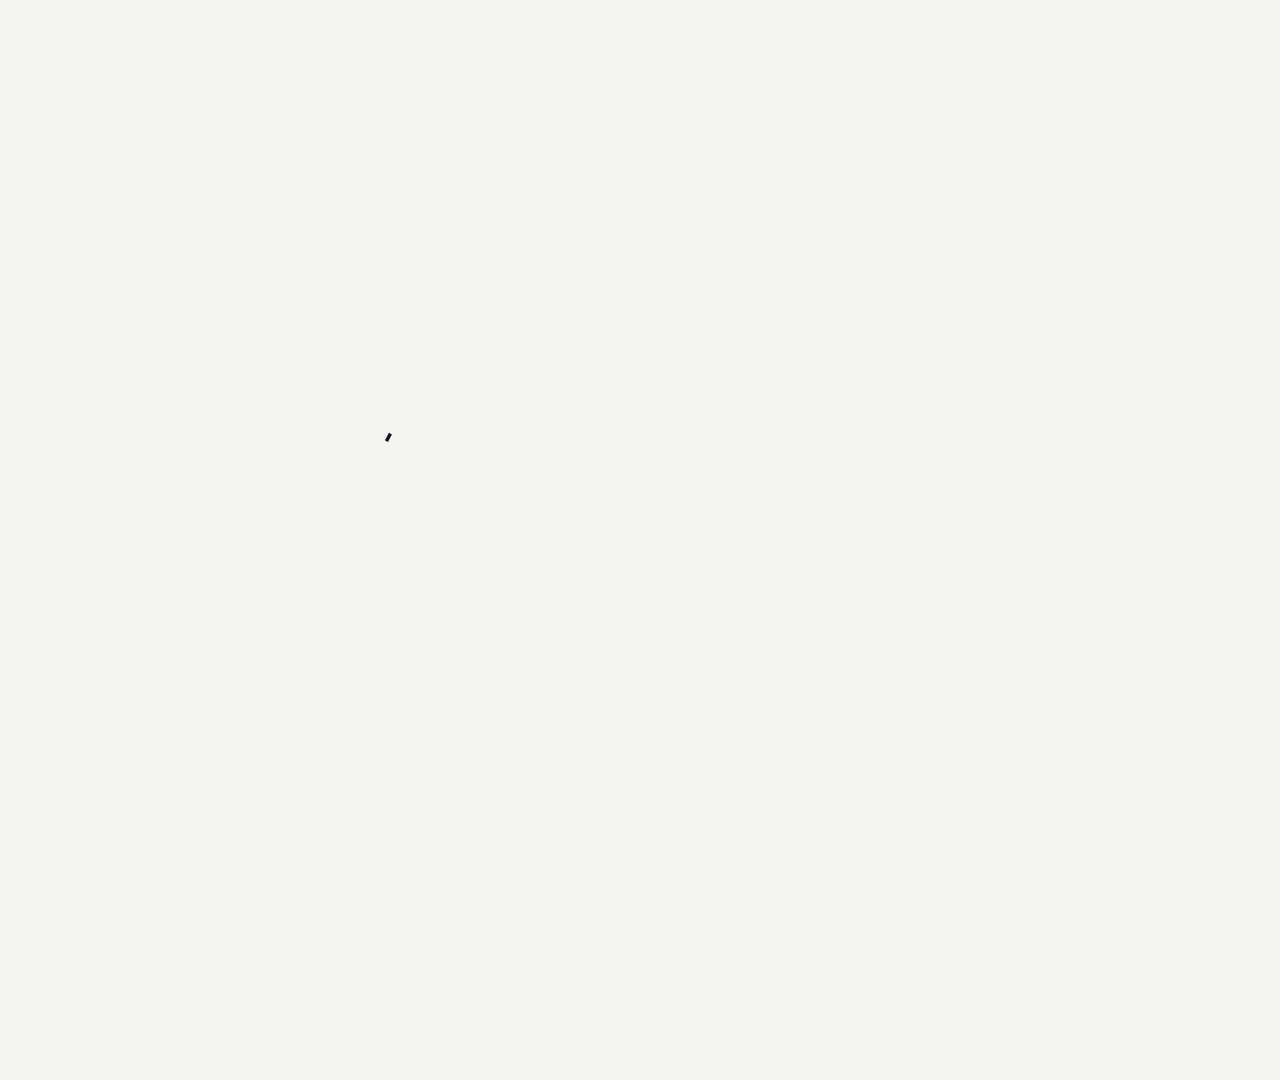
<file: demo/overlay.html>
<!doctype html>
<html lang="en">
<head>
<meta charset="utf-8">
<title>SAHARA Demo Overlay</title>
<link href="https://fonts.googleapis.com/css2?family=Inter:wght@400;500;600;700;800;900&family=JetBrains+Mono:wght@500;600;700&display=block" rel="stylesheet">
<style>
/* Foreground layer of the demo edit. Everything outside the footage "holes" is
   painted here; the holes stay transparent so the video underneath shows through.
   Deterministic: renderAt(t) paints edit time t. */
:root {
  --paper: #F4F3EF; --ink: #0E1422; --ink2: #2A3345; --dim: #667085; --faint: #98A2B3;
  --orange: #F97316; --orange-d: #EA580C; --green: #16A34A; --red: #DC2626; --blue: #2563EB;
  --mono: "JetBrains Mono", ui-monospace, monospace;
}
* { box-sizing: border-box; }
html, body { margin: 0; background: transparent; }
#stage { position: relative; width: 1920px; height: 1080px; overflow: hidden; font-family: Inter, system-ui, sans-serif; color: var(--ink); -webkit-font-smoothing: antialiased; }
.abs { position: absolute; }
.mask { overflow: hidden; padding: 0 .06em .1em; margin: 0 -.06em; }
.rise { display: block; }
.num { font-family: var(--mono); font-size: 20px; font-weight: 700; letter-spacing: .16em; color: var(--orange-d); display: flex; align-items: center; gap: 12px; }
.num i { width: 34px; height: 2px; background: var(--orange); display: inline-block; }
.title { font-weight: 800; letter-spacing: -.045em; line-height: 1.02; }
.sub { color: var(--dim); font-weight: 500; letter-spacing: -.01em; line-height: 1.35; }
.badge { display: inline-flex; align-items: center; gap: 9px; height: 38px; padding: 0 16px; border-radius: 999px; background: #fff; border: 1px solid rgba(14,20,34,.08); box-shadow: 0 6px 16px -8px rgba(14,20,34,.25); font-family: var(--mono); font-size: 14px; font-weight: 700; letter-spacing: .08em; white-space: nowrap; }
.badge .d { width: 9px; height: 9px; border-radius: 50%; }
.cardtag { position: absolute; display: inline-flex; align-items: center; gap: 8px; height: 30px; padding: 0 12px; border-radius: 9px; background: rgba(255,255,255,.93); font-family: var(--mono); font-size: 12.5px; font-weight: 700; letter-spacing: .1em; color: var(--ink); box-shadow: 0 4px 14px -6px rgba(0,0,0,.45); }
.fact { display: flex; gap: 16px; align-items: flex-start; padding: 18px 22px; border-radius: 16px; background: #fff; border: 1px solid rgba(14,20,34,.07); box-shadow: 0 1px 2px rgba(14,20,34,.06), 0 12px 28px -10px rgba(14,20,34,.22); }
.fact .bar { width: 5px; align-self: stretch; border-radius: 3px; flex: none; }
.fact .k { font-family: var(--mono); font-size: 13px; font-weight: 700; letter-spacing: .12em; text-transform: uppercase; }
.fact .v { font-size: 21px; font-weight: 650; letter-spacing: -.015em; margin-top: 5px; line-height: 1.3; }
.slab { position: absolute; top: -40px; height: 1160px; }
</style>
</head>
<body>
<div id="stage">
  <svg id="paper" class="abs" width="1920" height="1080" style="left:0;top:0">
    <defs>
      <pattern id="dots" width="36" height="36" patternUnits="userSpaceOnUse" x="18" y="18"><circle cx="1.5" cy="1.5" r="1.4" fill="rgba(14,20,34,.07)"/></pattern>
      <radialGradient id="glowO" cx="92%" cy="-8%" r="55%"><stop offset="0" stop-color="#F97316" stop-opacity=".08"/><stop offset="1" stop-color="#F97316" stop-opacity="0"/></radialGradient>
      <radialGradient id="glowB" cx="0%" cy="110%" r="55%"><stop offset="0" stop-color="#2563EB" stop-opacity=".06"/><stop offset="1" stop-color="#2563EB" stop-opacity="0"/></radialGradient>
      <filter id="blur" x="-20%" y="-20%" width="140%" height="140%"><feGaussianBlur stdDeviation="22"/></filter>
      <mask id="holes" maskUnits="userSpaceOnUse" x="0" y="0" width="1920" height="1080"><rect width="1920" height="1080" fill="#fff"/><g id="holeCut"></g></mask>
    </defs>
    <g mask="url(#holes)">
      <rect width="1920" height="1080" fill="#F4F3EF"/>
      <rect width="1920" height="1080" fill="url(#dots)"/>
      <rect width="1920" height="1080" fill="url(#glowO)"/>
      <rect width="1920" height="1080" fill="url(#glowB)"/>
      <g id="shadows"></g>
    </g>
    <g id="rings"></g>
  </svg>
  <div id="segLayer"></div>
  <div class="abs" id="progress" style="left:0;bottom:0;height:5px;width:0;background:#F97316"></div>
  <div class="slab" id="slabA" style="width:2600px;background:#F97316;display:none"></div>
  <div class="slab" id="slabB" style="width:120px;background:#0E1422;display:none"></div>
</div>

<script>
const W = 1920, H = 1080;
const clamp = (x, a = 0, b = 1) => Math.min(b, Math.max(a, x));
const lerp = (a, b, t) => a + (b - a) * t;
const E = {
  outExpo: t => t >= 1 ? 1 : 1 - Math.pow(2, -10 * t),
  inExpo: t => t <= 0 ? 0 : Math.pow(2, 10 * t - 10),
  outCubic: t => 1 - Math.pow(1 - t, 3),
  inOutQuart: t => t < .5 ? 8 * t ** 4 : 1 - Math.pow(-2 * t + 2, 4) / 2,
  inOutCubic: t => t < .5 ? 4 * t * t * t : 1 - Math.pow(-2 * t + 2, 3) / 2,
  outBack: t => { const c1 = 1.7, c3 = c1 + 1; return 1 + c3 * Math.pow(t - 1, 3) + c1 * Math.pow(t - 1, 2); },
};
const P = (t, a, b, e = E.outExpo) => e(clamp((t - a) / (b - a)));
const $ = id => document.getElementById(id);

/* ---------------- source regions in the raw 1920x1080 recordings ----------------
   Every footage shot uses ONE layout: a vertical panel on the left (camera feed,
   dashboard map or SITREP page, all cropped to the same 0.654 aspect) and the
   Gazebo 3D view on the right under the captions. */
const SRC = {
  GZW: [0, 330, 955, 537],       // Gazebo 3D view, 16:9 band
  FEED: [1040, 172, 568, 868],   // dashboard camera feed card
  PRIO: [1040, 170, 570, 872],   // dashboard Map view (priorities side of it)
  SITREP: [1140, 112, 633, 968], // situation report page
};
const LEFT = [80, 80, 602, 920], RIGHT = [760, 470, 960, 540];
const LEFT_TAG = { FEED: "LIVE AI FEED", PRIO: "SAHARA DASHBOARD · MAP", SITREP: "SITUATION REPORT" };
const LAYOUT = { card: [] };
Object.keys(LEFT_TAG).forEach(k => LAYOUT[k] = [[k, LEFT, LEFT_TAG[k]], ["GZW", RIGHT, "GAZEBO · 3D WORLD"]]);

/* ---------------- the edit ----------------
   src: recording; a..b: source seconds; dur: edit seconds (speed = (b-a)/dur).
   beats: [source second, colour, label, caption, sound] — step captions, timed
   to the stage changes visible in the recording's own dashboard. */
const CUT = new URLSearchParams(location.search).get("cut") || "main";
const C = { go: "#0284C7", ai: "#F97316", ok: "#DC2626", aid: "#16A34A", haz: "#EA580C", water: "#2563EB", info: "#0E1422" };
const MAIN = [
  { id: "intro", layout: "card", dur: 5.0 },
  { layout: "FEED", src: "day", a: 20.0, b: 31.0, dur: 7.5, n: "01", title: "Autonomous take-off", sub: "One button starts the mission — the drone does the rest",
    beats: [[20.0, C.go, "Take-off", "Lifts off on its own"], [24.0, C.go, "Climbing", "Climbs to its 8 m search height"], [29.0, C.ai, "Searching", "Starts searching the disaster zone"]] },
  { layout: "FEED", src: "day", a: 31.0, b: 44.0, dur: 16.25, n: "02", title: "First survivor found", sub: "Detect → verify → confirm → drop aid, all on its own",
    beats: [[31.0, C.go, "Searching", "Scanning the ground with its camera"],
            [33.0, C.ai, "AI detection", "The AI spots a person", "pop"],
            [34.0, C.ai, "Verifying", "Stops and hovers over them to double-check"],
            [35.2, C.ok, "Confirmed", "Casualty V1 confirmed · RGB confidence 0.93", "confirm"],
            [36.6, C.aid, "Aid drop", "Moves 2.5 m to the side to drop the aid kit"],
            [40.0, C.aid, "Aid drop", "Aid kit dropped beside the casualty", "thud"],
            [42.0, C.go, "Searching", "Resumes the search for more survivors"]] },
  { layout: "FEED", src: "day", a: 56.0, b: 71.0, dur: 15.0, n: "03", title: "Second survivor", sub: "Found and geo-tagged in the next area",
    beats: [[56.0, C.go, "Searching", "Searching the next most likely area"],
            [60.0, C.ai, "AI detection", "Another person spotted — hovering to verify", "pop"],
            [64.0, C.ok, "Confirmed", "Casualty V2 confirmed · RGB confidence 0.94", "confirm"],
            [66.5, C.info, "Marked", "Position saved on the map (only one aid kit on board)"],
            [70.0, C.go, "Searching", "Back to searching"]] },
  { layout: "FEED", src: "day", a: 72.0, b: 96.0, dur: 9.6, n: "04", title: "Smart search", sub: "It flies where survivors are most likely — not in rows",
    beats: [[72.0, C.go, "Planner", "Heads for the most likely unsearched area"], [84.0, C.go, "Planner", "Every camera look updates a live probability map"]] },
  { layout: "FEED", src: "day", a: 157.0, b: 168.0, dur: 11.0, n: "05", title: "Hazard: flood water", sub: "Dangers are mapped too, so rescue teams avoid them",
    beats: [[157.0, C.go, "Searching", "Scanning the ground"],
            [161.8, C.water, "Hazard", "Flood water detected · thermal + RGB", "pop"],
            [165.0, C.water, "Hazard map", "Added to the map as a zone to avoid"]] },
  { id: "night", layout: "card", dur: 4.5 },
  { layout: "FEED", src: "night", a: 61.0, b: 75.0, dur: 14.0, n: "06", title: "Finding people in the dark", sub: "At night SAHARA switches to its thermal AI model",
    beats: [[61.0, C.go, "Searching", "Searching using the thermal camera"],
            [65.0, C.ai, "AI detection", "Thermal AI spots a person — hovering to verify", "pop"],
            [69.0, C.ok, "Confirmed", "Casualty V2 confirmed · thermal confidence 0.62", "confirm"],
            [73.5, C.go, "Searching", "Back to searching"]] },
  { layout: "FEED", src: "night", a: 120.0, b: 134.0, dur: 14.0, n: "07", title: "Fire hot spot · 77 °C", sub: "Heat shows up clearly in thermal",
    beats: [[120.0, C.go, "Searching", "Scanning in thermal"],
            [122.5, C.haz, "Hot spot", "Something very hot comes into view", "pop"],
            [129.0, C.haz, "Hazard", "Fire / hot spot detected · 77 °C", "slam"],
            [131.5, C.haz, "Hazard map", "Mapped with a safety buffer around it"]] },
  { layout: "PRIO", src: "night", a: 164.0, b: 179.0, dur: 15.0, n: "08", title: "Rescue priorities", sub: "Who to reach first — and a safe way to get there",
    beats: [[164.0, C.info, "Mission map", "2 casualties and 2 hazards on one live map"],
            [167.5, C.ok, "Priority 1 · V2", "Fire 8 m away → safe route 39 m, about 0.7 min on foot", "pop"],
            [171.5, "#D97706", "Priority 2 · V1", "Aid kit dropped → safe route 25 m, about 0.4 min on foot", "pop"],
            [175.5, C.aid, "Search coverage", "90% probability of success reached", "pop"]] },
  { layout: "FEED", src: "day", a: 176.0, b: 202.0, dur: 13.0, n: "09", title: "Returns and lands", sub: "Search target reached — it flies home on its own",
    beats: [[176.0, C.go, "Returning", "Flying back to the launch point"], [180.0, C.go, "Landing", "Descending to land"], [200.0, C.aid, "Complete", "Landed · mission complete", "confirm"]] },
  { layout: "SITREP", src: "day", a: 202.0, b: 217.4, dur: 15.4, n: "10", title: "One-click SITREP", sub: "A situation report built from the drone's own data",
    beats: [[202.0, C.info, "Report", "Summary, map and search coverage"],
            [207.5, C.ok, "Report", "Every casualty with GPS position, priority and action"],
            [212.5, C.aid, "Offline", "Print or save as PDF — no internet needed"]] },
  { id: "live", layout: "card", dur: 5.0 },
];
const END = [{ id: "outro", layout: "card", dur: 6.0 }];
const SEGS = CUT === "end" ? END : MAIN;
let acc = 0;
SEGS.forEach(s => {
  s.t0 = acc; acc += s.dur; s.t1 = acc;
  if (s.src) {
    s.speed = (s.b - s.a) / s.dur;
    s.cues = (s.beats || []).map(([st, col, k, v, snd]) => ({ lt: Math.max(.5, (st - s.a) / s.speed), col, k, v, snd }));
  }
});
const DURATION = acc;
const segById = id => SEGS.find(s => s.id === id);
const WIPES = CUT === "end" ? [0] : [SEGS[1].t0, segById("night").t0, segById("night").t1, segById("live").t0];

/* ---------------- build DOM per segment ---------------- */
const layer = $("segLayer");
const speedLabel = s => s.speed > 1.25 ? `${+s.speed.toFixed(1)}× SPEED` : s.speed < .9 ? "SLOW MOTION" : "REAL TIME";
SEGS.forEach((s, i) => {
  const el = document.createElement("div");
  el.className = "abs seg"; el.style.inset = "0"; el.id = "seg" + i;
  let h = "";
  const holes = LAYOUT[s.layout];
  holes.forEach(([src, r, tag]) => { h += `<div class="cardtag" style="left:${r[0] + 16}px;top:${r[1] + 16}px"><span style="width:8px;height:8px;border-radius:50%;background:${src.startsWith("GZ") ? "#2563EB" : "#F97316"}"></span>${tag}</div>`; });
  const badges = s.src ? `<span class="badge"><span class="d" style="background:#2563EB"></span>SIMULATION</span><span class="badge"><span class="d" style="background:${s.src === "night" ? "#7C3AED" : "#F59E0B"}"></span>${s.src === "night" ? "NIGHT · THERMAL" : "DAY · RGB"}</span><span class="badge" data-speed><span class="d" style="background:#0E1422"></span>${speedLabel(s)}</span>` : "";
  if (s.src) {
    const x = RIGHT[0], w = 1860 - x;
    h += `<div class="abs" data-f style="left:${x}px;top:80px;display:flex;gap:10px">${badges}</div>
      <div class="abs" style="left:${x}px;top:150px;width:${w}px">
      <div class="num" data-r="0">${s.n}<i></i></div>
      <div class="mask" style="margin-top:12px"><div class="rise title" data-r="1" style="font-size:60px">${s.title}</div></div>
      <div class="sub" data-f style="font-size:24px;margin-top:10px">${s.sub}</div></div>`;
    s.cues.forEach((c, j) => {
      h += `<div class="abs fact" data-cue="${j}" style="left:${x}px;top:344px;width:${w - 60}px;height:100px;align-items:center;display:none">
        <div class="bar" style="background:${c.col}"></div>
        <div style="flex:1"><div class="k" style="color:${c.col};display:flex;justify-content:space-between"><span>${c.k}</span>
          <span style="display:flex;gap:6px;align-items:center">${s.cues.map((_, q) => `<i style="width:${q === j ? 22 : 8}px;height:8px;border-radius:4px;background:${q <= j ? c.col : "#E5E3DD"}"></i>`).join("")}</span></div>
        <div class="v" style="font-size:27px;margin-top:6px">${c.v}</div></div></div>`;
    });
  } else if (s.id === "intro" || s.id === "outro") {
    h += `<div class="abs" style="inset:0;background:#F4F3EF"></div>
      <svg class="abs" width="1920" height="1080" style="left:0;top:0"><rect width="1920" height="1080" fill="url(#dots)"/><rect width="1920" height="1080" fill="url(#glowO)"/><rect width="1920" height="1080" fill="url(#glowB)"/></svg>
      <div class="abs" style="left:0;right:0;top:0;bottom:${s.id === "intro" ? 90 : 170}px;display:flex;align-items:center;justify-content:center;gap:50px">
        <svg data-logo viewBox="0 0 32 32" style="width:170px;height:170px;overflow:visible"><path data-lf d="M3 5 16 27 29 5 16 12z" fill="#F97316"/><path data-l1 d="M3 5 16 27 29 5 16 12z" fill="none" stroke="#0E1422" stroke-width="1.6" stroke-linejoin="round"/><path data-l2 d="M16 12v15" fill="none" stroke="#0E1422" stroke-width="1.6"/></svg>
        <div style="white-space:nowrap"><div class="mask"><div class="rise" data-r="1" style="font-size:150px;font-weight:600;letter-spacing:.2em;line-height:1;margin-right:-.2em">SAHARA</div></div>
        <div data-line style="height:5px;width:0;background:#F97316;border-radius:4px;margin:22px 0 20px"></div>
        <div style="display:flex;gap:22px;align-items:center;font-family:var(--mono);font-size:28px;font-weight:600;letter-spacing:.34em;color:#2A3345">
          <span data-p="0">SEARCH</span><i data-p="1" style="width:10px;height:10px;border-radius:50%;background:#F97316"></i><span data-p="2">DETECT</span><i data-p="3" style="width:10px;height:10px;border-radius:50%;background:#F97316"></i><span data-p="4" style="color:#EA580C">RESCUE</span></div></div></div>
      ${s.id === "intro"
        ? `<div class="abs" data-f style="left:0;right:0;top:760px;text-align:center"><div style="font-size:34px;font-weight:700;letter-spacing:-.02em">Live mission demo</div>
           <div class="sub" style="font-size:23px;margin-top:10px">Simulated disaster zone · Gazebo + ArduPilot SITL, running the same ArduCopter firmware as our drone</div></div>`
        : `<div class="abs" data-f style="left:0;right:0;top:690px;display:flex;justify-content:center;gap:16px">
             <span class="badge" style="height:48px;font-size:16px;padding:0 22px"><span class="d" style="background:#2563EB"></span>SIMULATION · GAZEBO + ARDUPILOT SITL</span>
             <span class="badge" style="height:48px;font-size:16px;padding:0 22px"><span class="d" style="background:#16A34A"></span>REAL DRONE · S500 + PIXHAWK · FLIGHT-TESTED</span></div>
           <div class="abs mono" data-f style="left:0;right:0;top:800px;text-align:center;font-size:18px;font-weight:600;letter-spacing:.24em;color:#98A2B3">SMART INDIA HACKATHON 2026</div>`}`;
  } else if (s.id === "live") {
    h += `<div class="abs" style="inset:0;background:#0E1422"></div>
      <svg class="abs" width="1920" height="1080" style="left:0;top:0;opacity:.5"><defs><pattern id="lg" width="60" height="60" patternUnits="userSpaceOnUse"><path d="M60 0H0V60" fill="none" stroke="rgba(255,255,255,.06)"/></pattern></defs><rect width="1920" height="1080" fill="url(#lg)"/></svg>
      <div class="abs" style="left:0;right:0;top:300px;text-align:center;color:#fff">
        <div data-rec style="display:inline-flex;align-items:center;gap:14px;height:52px;padding:0 24px;border-radius:999px;border:2px solid rgba(255,255,255,.18);font-family:var(--mono);font-size:20px;font-weight:700;letter-spacing:.2em">
          <span data-dot style="width:14px;height:14px;border-radius:50%;background:#EF4444"></span>LIVE TESTING</div>
        <div class="mask" style="margin-top:40px"><div class="rise title" data-r="1" style="font-size:96px">From simulation</div></div>
        <div class="mask"><div class="rise title" data-r="2" style="font-size:96px;color:#F97316">to the sky.</div></div>
        <div class="sub" data-f style="color:#A5AEC0;font-size:26px;margin-top:26px">Real flights · S500 + Pixhawk 2.4.8</div></div>`;
  } else if (s.id === "night") {
    h += `<div class="abs" style="inset:0;background:#0B1020"></div>
      <svg class="abs" width="1920" height="1080" style="left:0;top:0">${Array.from({ length: 90 }, (_, k) => { const x = (k * 733) % 1920, y = (k * 389) % 1080, r = (k % 3) * .5 + .8; return `<circle cx="${x}" cy="${y}" r="${r}" fill="#fff" opacity="${.15 + (k % 5) * .08}"/>`; }).join("")}</svg>
      <div class="abs" style="left:0;right:0;top:330px;text-align:center;color:#fff">
        <svg data-moon viewBox="0 0 24 24" style="width:96px;height:96px;fill:none;stroke:#FBBF24;stroke-width:1.6;stroke-linecap:round;stroke-linejoin:round"><path d="M20 14.5A8 8 0 1 1 9.5 4a6.5 6.5 0 0 0 10.5 10.5z"/></svg>
        <div class="mask" style="margin-top:34px"><div class="rise title" data-r="1" style="font-size:96px">Night falls.</div></div>
        <div class="mask"><div class="rise title" data-r="2" style="font-size:96px;color:#F97316">Thermal takes over.</div></div></div>`;
  }
  el.innerHTML = h;
  layer.appendChild(el);
  s.el = el;
});

/* ---------------- paint ---------------- */
function setHoles(s, t) {
  const holes = LAYOUT[s.layout];
  const pop = P(t, s.t0, s.t0 + .45, E.outCubic);
  $("holeCut").innerHTML = holes.map(([, r]) => `<rect x="${r[0]}" y="${r[1]}" width="${r[2]}" height="${r[3]}" rx="20" fill="#000"/>`).join("");
  $("shadows").innerHTML = holes.map(([, r]) => `<rect x="${r[0]}" y="${r[1] + 18}" width="${r[2]}" height="${r[3]}" rx="20" fill="rgba(14,20,34,.30)" filter="url(#blur)"/>`).join("");
  $("rings").innerHTML = holes.map(([, r]) => `<rect x="${r[0] - .5}" y="${r[1] - .5}" width="${r[2] + 1}" height="${r[3] + 1}" rx="20" fill="none" stroke="rgba(14,20,34,.10)" stroke-width="1"/>`).join("");
  $("paper").style.display = holes.length ? "block" : "none";
}
function rise(el, t, tIn, dur = .6) {
  const p = P(t, tIn, tIn + dur, E.outExpo);
  el.style.transform = `translateY(${(1 - p) * 115}%)`;
}
function renderSeg(s, t) {
  const lt = t - s.t0, el = s.el;
  el.querySelectorAll("[data-r]").forEach(r => {
    const k = +r.dataset.r;
    if (r.classList.contains("rise")) rise(r, lt, .08 + k * .1);
    else { const p = P(lt, .05, .45); r.style.opacity = p; r.style.transform = `translateX(${(1 - p) * -16}px)`; }
  });
  el.querySelectorAll("[data-f]").forEach(f => { const p = P(lt, .3, .8, E.outCubic); f.style.opacity = p; f.style.transform = `translateY(${(1 - p) * 12}px)`; });
  el.querySelectorAll("[data-speed]").forEach(b => { const p = P(lt, .45, .8, E.outBack); b.style.transform = `scale(${lerp(.7, 1, p)})`; });
  // step captions: one at a time, the newest slides up over the previous one
  if (s.cues) {
    let cur = -1;
    s.cues.forEach((c, q) => { if (lt >= c.lt) cur = q; });
    el.querySelectorAll("[data-cue]").forEach(f => {
      const q = +f.dataset.cue;
      if (q !== cur) { f.style.display = "none"; return; }
      const c = s.cues[q], p = P(lt, c.lt, c.lt + .45, E.outBack), pf = P(lt, c.lt, c.lt + .2);
      f.style.display = "flex"; f.style.opacity = pf;
      f.style.transform = `translateY(${(1 - p) * 26}px) scale(${lerp(.96, 1, p)})`;
    });
  }
  if (s.id === "intro" || s.id === "outro") {
    const L1 = el.querySelector("[data-l1]"), L2 = el.querySelector("[data-l2]"), LF = el.querySelector("[data-lf]");
    const d1 = P(lt, .1, .9, E.inOutCubic), d2 = P(lt, .6, 1.0, E.outCubic);
    L1.style.strokeDasharray = 80; L1.style.strokeDashoffset = 80 * (1 - d1);
    L2.style.strokeDasharray = 15; L2.style.strokeDashoffset = 15 * (1 - d2);
    const fp = P(lt, .85, 1.25, E.outBack); LF.style.opacity = clamp(fp); LF.style.transformOrigin = "16px 16px"; LF.style.transform = `scale(${lerp(.5, 1, fp)})`;
    const w = el.querySelector("[data-r]"); rise(w, lt, .7, .7); w.style.letterSpacing = lerp(.42, .2, P(lt, .7, 1.7)) + "em";
    el.querySelector("[data-line]").style.width = P(lt, 1.0, 1.7) * 100 + "%";
    el.querySelectorAll("[data-p]").forEach(p => { const k = +p.dataset.p, q = P(lt, 1.3 + k * .12, 1.7 + k * .12, E.outBack); p.style.opacity = clamp(q * 2); p.style.transform = `translateY(${(1 - q) * 14}px)`; p.style.display = "inline-block"; });
    el.querySelectorAll("[data-f]").forEach(f => { const p = P(lt, 1.9, 2.5, E.outCubic); f.style.opacity = p; f.style.transform = `translateY(${(1 - p) * 14}px)`; });
    if (s.id === "outro") el.style.opacity = 1 - P(t, DURATION - 1.4, DURATION - .1, E.inOutCubic);
  }
  if (s.id === "live") {
    const r = el.querySelector("[data-rec]"), p = P(lt, 0, .5, E.outBack);
    r.style.opacity = clamp(p * 2); r.style.transform = `scale(${lerp(.7, 1, p)})`;
    el.querySelector("[data-dot]").style.opacity = (Math.floor(lt * 2.2) % 2) ? .25 : 1;
    el.querySelectorAll("[data-r]").forEach(q => rise(q, lt, .25 + (+q.dataset.r - 1) * .3, .7));
    el.querySelectorAll("[data-f]").forEach(f => { const q = P(lt, 1.0, 1.6, E.outCubic); f.style.opacity = q; f.style.transform = `translateY(${(1 - q) * 12}px)`; });
  }
  if (s.id === "night") {
    const m = el.querySelector("[data-moon]"); const p = P(lt, 0, .8, E.outBack);
    m.style.transform = `translateY(${(1 - p) * 30}px) rotate(${(1 - p) * -40}deg)`; m.style.opacity = clamp(p * 2);
    el.querySelectorAll("[data-r]").forEach(r => rise(r, lt, .25 + (+r.dataset.r - 1) * .35, .7));
  }
}
function renderAt(t) {
  let cur = SEGS.find(s => t >= s.t0 && t < s.t1) || SEGS[SEGS.length - 1];
  SEGS.forEach(s => s.el.style.display = s === cur ? "block" : "none");
  setHoles(cur, t);
  renderSeg(cur, t);
  // footage progress
  const f0 = CUT === "end" ? 0 : SEGS[1].t0, f1 = CUT === "end" ? 1 : segById("live").t0;
  $("progress").style.width = (cur.src ? clamp((t - f0) / (f1 - f0)) * 1920 : 0) + "px";
  // orange slab wipes (cut happens under full cover)
  const A = $("slabA"), B = $("slabB"); let on = false;
  for (const tc of WIPES) {
    if (t < tc - .3 || t > tc + .3) continue;
    const p = E.inOutQuart(clamp((t - (tc - .3)) / .6));
    const x = lerp(W + 420, -2600 - 420, p);
    A.style.transform = `translateX(${x}px) skewX(-14deg)`; B.style.transform = `translateX(${x - 150}px) skewX(-14deg)`;
    on = true;
  }
  A.style.display = B.style.display = on ? "block" : "none";
}

/* Sound cues for the score, from the same timeline. */
function sfxEvents() {
  const ev = [], add = (t, type, v = 1) => ev.push({ t: +t.toFixed(3), type, v });
  if (CUT === "end") {
    add(0.02, "impact", 1.1); add(.95, "pop", .8);
    [1.3, 1.42, 1.54].forEach(t => add(t, "tick", .6));
    return ev;
  }
  add(.1, "pop", .6); add(.9, "pop", .7); add(3.4, "riser", 1.3);
  WIPES.forEach(t => add(t, "whoosh", 1));
  SEGS.forEach(s => {
    if (!s.src) return;
    add(s.t0 + .1, "tick", .7);
    s.cues.forEach(c => add(s.t0 + c.lt, c.snd || "tick", c.snd ? .9 : .5));
  });
  add(segById("night").t0 + .25, "impact", .9);
  add(segById("live").t0 + .25, "impact", 1.1);
  return ev.sort((a, b) => a.t - b.t);
}

window.EDIT = { cut: CUT, segs: SEGS.map(({ el, ...s }) => s), layouts: LAYOUT, src: SRC, duration: DURATION, wipes: WIPES };
window.sfxEvents = sfxEvents;
window.ready = (async () => {
  await Promise.all([500, 600, 700, 800].map(w => document.fonts.load(`${w} 40px Inter`)));
  await Promise.all([600, 700].map(w => document.fonts.load(`${w} 20px "JetBrains Mono"`)));
  await document.fonts.ready;
  window.renderAt = renderAt;
  renderAt(parseFloat(new URLSearchParams(location.search).get("t") || "0"));
  return true;
})();
</script>
</body>
</html>
</file>
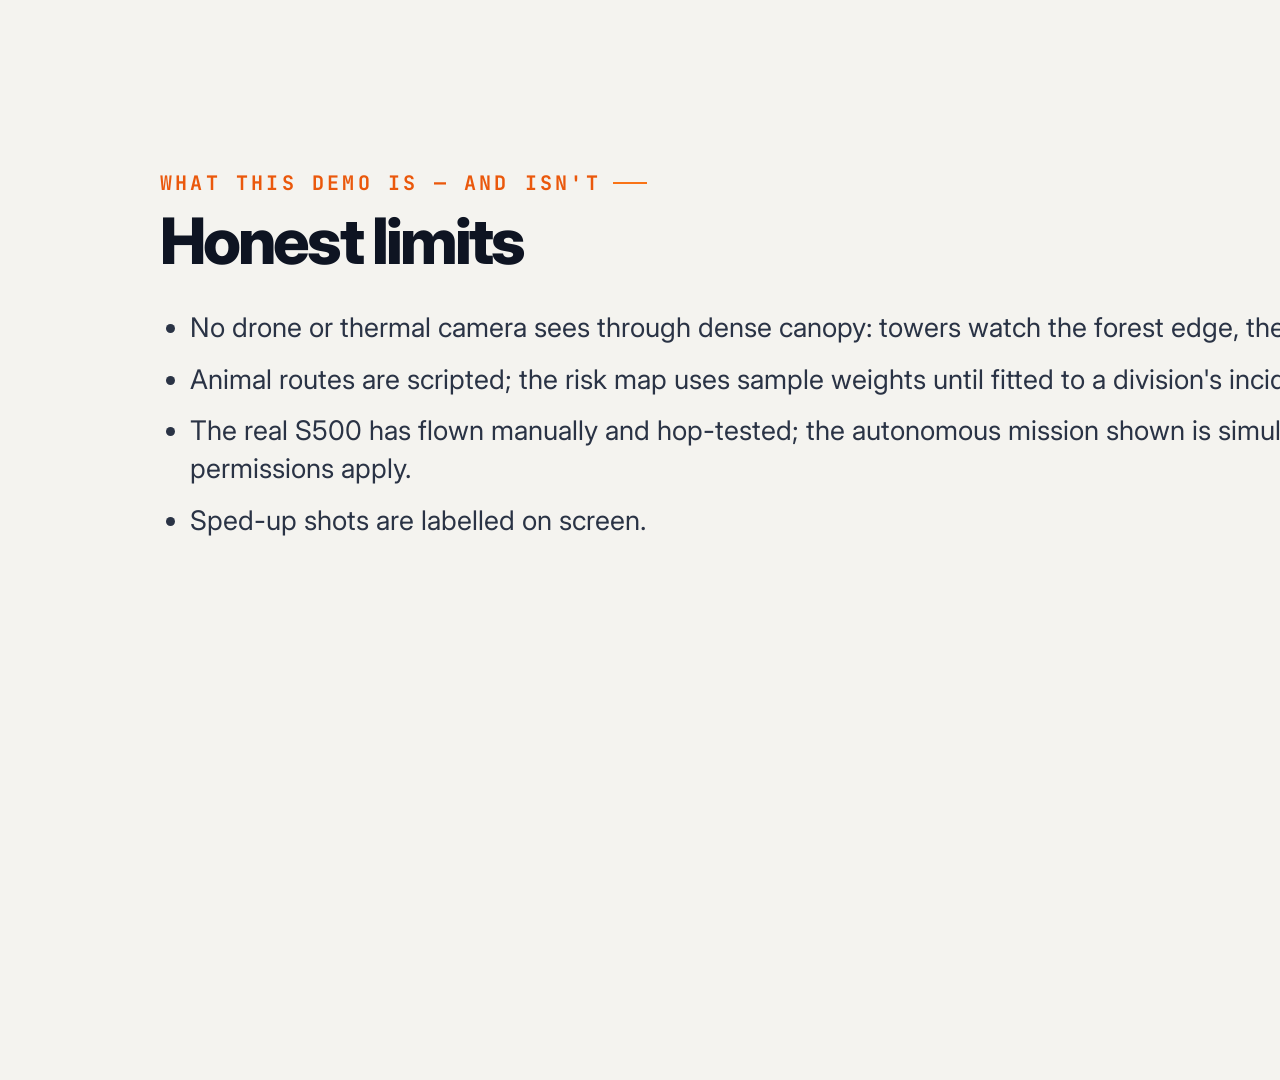
<file: demo/wildlife.html>
<!doctype html>
<html lang="en">
<head>
<meta charset="utf-8">
<title>SAHARA Wildlife Overlay</title>
<link href="https://fonts.googleapis.com/css2?family=Inter:wght@400;500;600;700;800;900&family=JetBrains+Mono:wght@500;600;700&display=block" rel="stylesheet">
<style>
/* Foreground layer of the demo edit. Everything outside the footage "holes" is
   painted here; the holes stay transparent so the video underneath shows through.
   Deterministic: renderAt(t) paints edit time t. */
:root {
  --paper: #F4F3EF; --ink: #0E1422; --ink2: #2A3345; --dim: #667085; --faint: #98A2B3;
  --orange: #F97316; --orange-d: #EA580C; --green: #16A34A; --red: #DC2626; --blue: #2563EB;
  --mono: "JetBrains Mono", ui-monospace, monospace;
}
* { box-sizing: border-box; }
html, body { margin: 0; background: transparent; }
#stage { position: relative; width: 1920px; height: 1080px; overflow: hidden; font-family: Inter, system-ui, sans-serif; color: var(--ink); -webkit-font-smoothing: antialiased; }
.abs { position: absolute; }
.mask { overflow: hidden; padding: 0 .06em .1em; margin: 0 -.06em; }
.rise { display: block; }
.num { font-family: var(--mono); font-size: 20px; font-weight: 700; letter-spacing: .16em; color: var(--orange-d); display: flex; align-items: center; gap: 12px; }
.num i { width: 34px; height: 2px; background: var(--orange); display: inline-block; }
.title { font-weight: 800; letter-spacing: -.045em; line-height: 1.02; }
.sub { color: var(--dim); font-weight: 500; letter-spacing: -.01em; line-height: 1.35; }
.badge { display: inline-flex; align-items: center; gap: 9px; height: 38px; padding: 0 16px; border-radius: 999px; background: #fff; border: 1px solid rgba(14,20,34,.08); box-shadow: 0 6px 16px -8px rgba(14,20,34,.25); font-family: var(--mono); font-size: 14px; font-weight: 700; letter-spacing: .08em; white-space: nowrap; }
.badge .d { width: 9px; height: 9px; border-radius: 50%; }
.cardtag { position: absolute; display: inline-flex; align-items: center; gap: 8px; height: 30px; padding: 0 12px; border-radius: 9px; background: rgba(255,255,255,.93); font-family: var(--mono); font-size: 12.5px; font-weight: 700; letter-spacing: .1em; color: var(--ink); box-shadow: 0 4px 14px -6px rgba(0,0,0,.45); }
.fact { display: flex; gap: 16px; align-items: flex-start; padding: 18px 22px; border-radius: 16px; background: #fff; border: 1px solid rgba(14,20,34,.07); box-shadow: 0 1px 2px rgba(14,20,34,.06), 0 12px 28px -10px rgba(14,20,34,.22); }
.fact .bar { width: 5px; align-self: stretch; border-radius: 3px; flex: none; }
.fact .k { font-family: var(--mono); font-size: 13px; font-weight: 700; letter-spacing: .12em; text-transform: uppercase; }
.fact .v { font-size: 21px; font-weight: 650; letter-spacing: -.015em; margin-top: 5px; line-height: 1.3; }
.slab { position: absolute; top: -40px; height: 1160px; }
</style>
</head>
<body>
<div id="stage">
  <svg id="paper" class="abs" width="1920" height="1080" style="left:0;top:0">
    <defs>
      <pattern id="dots" width="36" height="36" patternUnits="userSpaceOnUse" x="18" y="18"><circle cx="1.5" cy="1.5" r="1.4" fill="rgba(14,20,34,.07)"/></pattern>
      <radialGradient id="glowO" cx="92%" cy="-8%" r="55%"><stop offset="0" stop-color="#F97316" stop-opacity=".08"/><stop offset="1" stop-color="#F97316" stop-opacity="0"/></radialGradient>
      <radialGradient id="glowB" cx="0%" cy="110%" r="55%"><stop offset="0" stop-color="#2563EB" stop-opacity=".06"/><stop offset="1" stop-color="#2563EB" stop-opacity="0"/></radialGradient>
      <filter id="blur" x="-20%" y="-20%" width="140%" height="140%"><feGaussianBlur stdDeviation="22"/></filter>
      <mask id="holes" maskUnits="userSpaceOnUse" x="0" y="0" width="1920" height="1080"><rect width="1920" height="1080" fill="#fff"/><g id="holeCut"></g></mask>
    </defs>
    <g mask="url(#holes)">
      <rect width="1920" height="1080" fill="#F4F3EF"/>
      <rect width="1920" height="1080" fill="url(#dots)"/>
      <rect width="1920" height="1080" fill="url(#glowO)"/>
      <rect width="1920" height="1080" fill="url(#glowB)"/>
      <g id="shadows"></g>
    </g>
    <g id="rings"></g>
  </svg>
  <div id="segLayer"></div>
  <div class="abs" id="progress" style="left:0;bottom:0;height:5px;width:0;background:#F97316"></div>
  <div class="slab" id="slabA" style="width:2600px;background:#F97316;display:none"></div>
  <div class="slab" id="slabB" style="width:120px;background:#0E1422;display:none"></div>
</div>

<script>
const W = 1920, H = 1080;
const clamp = (x, a = 0, b = 1) => Math.min(b, Math.max(a, x));
const lerp = (a, b, t) => a + (b - a) * t;
const E = {
  outExpo: t => t >= 1 ? 1 : 1 - Math.pow(2, -10 * t),
  inExpo: t => t <= 0 ? 0 : Math.pow(2, 10 * t - 10),
  outCubic: t => 1 - Math.pow(1 - t, 3),
  inOutQuart: t => t < .5 ? 8 * t ** 4 : 1 - Math.pow(-2 * t + 2, 4) / 2,
  inOutCubic: t => t < .5 ? 4 * t * t * t : 1 - Math.pow(-2 * t + 2, 3) / 2,
  outBack: t => { const c1 = 1.7, c3 = c1 + 1; return 1 + c3 * Math.pow(t - 1, 3) + c1 * Math.pow(t - 1, 2); },
};
const P = (t, a, b, e = E.outExpo) => e(clamp((t - a) / (b - a)));
const $ = id => document.getElementById(id);

/* ---------------- sources ----------------
   wildlife_sources.json (written by wildlife_edit.py prepare): each
   recording's file, its "offset" (recording second at which the scenario
   started: the moment "start herd" was sent) and crop regions; plus the
   take's timeline (scenario seconds of each beat, from wildlife_scenario.py).
   Caption beats name a timeline key, so they land on the right frame of any
   take once the offset is set. Recording layout (as the SAR demo): Gazebo on
   the left half of a 1920x1080 screen, the dashboard on the right. */
let CFG = { sources: {}, timeline: {}, src: {} };
const SRC = {
  GZW: [0, 330, 955, 537],       // Gazebo 3D view
  FEED: [1040, 172, 568, 868],   // dashboard: drone camera feed
  TOWERS: [1620, 172, 290, 400], // dashboard: Sentinel tower tiles
  MAP: [1040, 170, 570, 872],    // dashboard: Map view (map + sightings + phone)
  PHONE: [0, 0, 1080, 1920],     // phone screen recording (portrait)
  REAL: [0, 0, 1920, 1080],      // real-footage inset, full frame
};
const LEFT = [80, 80, 602, 920], RIGHT = [760, 470, 960, 540];
const LEFT_TAG = { FEED: "DRONE CAMERA · FORWARD 45°", TOWERS: "SENTINEL TOWERS", MAP: "COMMAND CENTRE · MAP", PHONE: "VILLAGER'S PHONE" };
const LAYOUT = { card: [], REAL: [["REAL", [160, 150, 1600, 900], "REAL FOOTAGE · SAME DETECTOR"]], CAMPUS: [["REAL", [160, 150, 1600, 900], "REAL S500 · NIGHT FLIGHT"]] };
Object.keys(LEFT_TAG).forEach(k => LAYOUT[k] = [[k, LEFT, LEFT_TAG[k]], ["GZW", RIGHT, "GAZEBO · FOREST EDGE"]]);

/* ---------------- the edit (target ~4:30) ----------------
   a/b and beat times are scenario seconds (or timeline keys) on the
   source named by src; speed = (b - a) / dur. */
const CUT = new URLSearchParams(location.search).get("cut") || "main";
const C = { go: "#0284C7", ai: "#F97316", ok: "#DC2626", aid: "#16A34A", warn: "#EA580C", info: "#0E1422", calm: "#16A34A" };
const MAIN = [
  { id: "intro", layout: "card", dur: 5.0 },
  { layout: "TOWERS", src: "night", a: "tower_alert-8", b: "tower_alert+6", dur: 10.0, n: "01", title: "23:42 · a herd leaves the forest", sub: "Tower T2's thermal camera sees it first",
    beats: [["tower_alert-6", C.go, "Watching", "Three towers watch the forest edge, day and night"],
            ["tower_alert", C.ok, "Elephants", "T2: elephants at the corridor exit · alert raised", "confirm"]] },
  { id: "problem", layout: "card", dur: 14.0 },
  { layout: "TOWERS", src: "day", a: 20, b: 50, dur: 12.0, n: "02", title: "It knows a cow from an elephant", sub: "Every animal is measured in metres, not just named",
    beats: [[22, C.calm, "Decoy", "Cattle at T1 · 1.4 m tall · no alert", "pop"], [40, C.calm, "Decoy", "Dogs and cattle all day — no false alarms"]] },
  { layout: "REAL", src: "real", a: 0, b: 10, dur: 10.0, n: "03", title: "Same detector, real footage", sub: "Not only rendered elephants",
    beats: [[1, C.ai, "Real footage", "Elephants detected on a real clip, unchanged model", "pop"]] },
  { layout: "FEED", src: "night", a: "tower_alert", b: "ARMING+20", dur: 10.0, n: "04", title: "No one presses a button", sub: "The alert launches the drone by itself",
    beats: [["tower_alert+1", C.ok, "Auto-dispatch", "Elephant alert → drone launching", "slam"], ["ARMING+6", C.go, "Take-off", "Climbs above the canopy, heads for the herd"]] },
  { layout: "MAP", src: "night", a: "ARMING+20", b: "drone_visual+4", dur: 12.0, n: "05", title: "Flies to where the herd WILL be", sub: "Intercepts the predicted path — not the last sighting",
    beats: [["ARMING+22", C.go, "Intercept", "Aims ahead of the herd along its heading"], ["drone_visual", C.ok, "Visual", "Drone camera has the herd: 3 elephants incl. a calf", "confirm"]] },
  { layout: "FEED", src: "night", a: "drone_visual", b: "drone_visual+70", dur: 20.0, n: "06", title: "Tracking from 25 m behind", sub: "Observe only · never descends · follows past the towers' view",
    beats: [["drone_visual+2", C.go, "Tracking", "Keeps the herd in its forward thermal camera"],
            ["level_warning", C.warn, "Warning", "Herd outside the forest, heading for the fields", "pop"],
            ["drone_visual+40", C.info, "Prediction", "Village ETA counts down from the herd's speed and heading"]] },
  { layout: "PHONE", src: "phone", a: 0, b: 25, dur: 14.0, n: "07", title: "Villagers warned in time", sub: "A real message on a real phone — English + Hindi",
    beats: [[1, C.warn, "Warning", "Herd outside the forest · ETA in minutes", "pop"], [9, C.ok, "Danger", "Elephants near the village · stay indoors", "slam"]] },
  { layout: "MAP", src: "night", a: "level_critical-4", b: "level_critical+30", dur: 14.0, n: "08", title: "Everyone sees one picture", sub: "Towers, drone and villagers' reports on one risk map",
    beats: [["level_critical", C.ok, "Critical", "Herd 40 m from the village", "slam"], ["villager_report", "#7C3AED", "Villager", "A villager reports the herd from their phone", "pop"]] },
  { id: "campus", layout: "CAMPUS", src: "campus", a: 0, b: 20, dur: 12.0, n: "09", title: "The same airframe flies tonight", sub: "S500 + Pixhawk · manual night flight on campus (mission simulated)",
    beats: [[1, C.info, "Real hardware", "Same frame, same ArduCopter firmware as the sim"]] },
  { id: "exists", layout: "card", dur: 16.0 },
  { id: "honest", layout: "card", dur: 9.0 },
];
const END = [{ id: "outro", layout: "card", dur: 6.0 }];
const SEGS = CUT === "end" ? END : MAIN;

function tl(v, src) {
  /* "key", "key+5", "key-8" -> recording seconds on src; numbers are scenario seconds */
  const off = (CFG.sources[src] || {}).offset || 0;
  if (typeof v === "number") return off + v;
  const m = /^([A-Za-z_]+)([+-][\d.]+)?$/.exec(v);
  const base = CFG.timeline[m[1]];
  if (base == null) throw new Error(`timeline has no "${m[1]}" (run wildlife_edit.py prepare)`);
  return off + base + (m[2] ? parseFloat(m[2]) : 0);
}
function layoutSegs() {
  Object.assign(SRC, CFG.src || {});
  let acc = 0;
  SEGS.forEach(s => {
    s.t0 = acc; acc += s.dur; s.t1 = acc;
    if (s.src) {
      s.a = tl(s.a, s.src); s.b = tl(s.b, s.src);
      s.speed = (s.b - s.a) / s.dur;
      s.cues = (s.beats || []).map(([st, col, k, v, snd]) => ({ lt: Math.max(.5, (tl(st, s.src) - s.a) / s.speed), col, k, v, snd }));
    }
  });
  return acc;
}
let DURATION = 0;
const segById = id => SEGS.find(s => s.id === id);
let WIPES = [];
/* ---------------- build DOM per segment ---------------- */
function buildDom() {
const layer = $("segLayer");
const speedLabel = s => s.speed > 1.25 ? `${+s.speed.toFixed(1)}× SPEED` : s.speed < .9 ? "SLOW MOTION" : "REAL TIME";
SEGS.forEach((s, i) => {
  const el = document.createElement("div");
  el.className = "abs seg"; el.style.inset = "0"; el.id = "seg" + i;
  let h = "";
  const holes = LAYOUT[s.layout];
  holes.forEach(([src, r, tag]) => { h += `<div class="cardtag" style="left:${r[0] + 16}px;top:${r[1] + 16}px"><span style="width:8px;height:8px;border-radius:50%;background:${src.startsWith("GZ") ? "#2563EB" : "#F97316"}"></span>${tag}</div>`; });
  const REALSRC = { real: "REAL FOOTAGE", phone: "REAL PHONE · TELEGRAM", campus: "REAL HARDWARE" };
  const badges = !s.src ? "" : REALSRC[s.src]
    ? `<span class="badge"><span class="d" style="background:#16A34A"></span>${REALSRC[s.src]}</span><span class="badge" data-speed><span class="d" style="background:#0E1422"></span>${speedLabel(s)}</span>`
    : `<span class="badge"><span class="d" style="background:#2563EB"></span>SIMULATION</span><span class="badge"><span class="d" style="background:${s.src === "night" ? "#7C3AED" : "#F59E0B"}"></span>${s.src === "night" ? "NIGHT · THERMAL" : "DAY · RGB"}</span><span class="badge" data-speed><span class="d" style="background:#0E1422"></span>${speedLabel(s)}</span>`;
  if (s.src && (s.layout === "REAL" || s.layout === "CAMPUS")) {
    h += `<div class="abs" data-f style="left:160px;top:80px;display:flex;gap:10px">${badges}</div>
      <div class="abs" style="left:160px;top:1060px;transform:translateY(-100%);width:1600px">
      <div class="mask"><div class="rise title" data-r="1" style="font-size:44px">${s.title}</div></div>
      <div class="sub" data-f style="font-size:21px;margin-top:6px">${s.sub}</div></div>`;
    s.cues = [];
  } else if (s.src) {
    const x = RIGHT[0], w = 1860 - x;
    h += `<div class="abs" data-f style="left:${x}px;top:80px;display:flex;gap:10px">${badges}</div>
      <div class="abs" style="left:${x}px;top:150px;width:${w}px">
      <div class="num" data-r="0">${s.n}<i></i></div>
      <div class="mask" style="margin-top:12px"><div class="rise title" data-r="1" style="font-size:60px">${s.title}</div></div>
      <div class="sub" data-f style="font-size:24px;margin-top:10px">${s.sub}</div></div>`;
    s.cues.forEach((c, j) => {
      h += `<div class="abs fact" data-cue="${j}" style="left:${x}px;top:344px;width:${w - 60}px;height:100px;align-items:center;display:none">
        <div class="bar" style="background:${c.col}"></div>
        <div style="flex:1"><div class="k" style="color:${c.col};display:flex;justify-content:space-between"><span>${c.k}</span>
          <span style="display:flex;gap:6px;align-items:center">${s.cues.map((_, q) => `<i style="width:${q === j ? 22 : 8}px;height:8px;border-radius:4px;background:${q <= j ? c.col : "#E5E3DD"}"></i>`).join("")}</span></div>
        <div class="v" style="font-size:27px;margin-top:6px">${c.v}</div></div></div>`;
    });
  } else if (s.id === "intro" || s.id === "outro") {
    h += `<div class="abs" style="inset:0;background:#F4F3EF"></div>
      <svg class="abs" width="1920" height="1080" style="left:0;top:0"><rect width="1920" height="1080" fill="url(#dots)"/><rect width="1920" height="1080" fill="url(#glowO)"/><rect width="1920" height="1080" fill="url(#glowB)"/></svg>
      <div class="abs" style="left:0;right:0;top:0;bottom:${s.id === "intro" ? 90 : 170}px;display:flex;align-items:center;justify-content:center;gap:50px">
        <svg data-logo viewBox="0 0 32 32" style="width:170px;height:170px;overflow:visible"><path data-lf d="M3 5 16 27 29 5 16 12z" fill="#F97316"/><path data-l1 d="M3 5 16 27 29 5 16 12z" fill="none" stroke="#0E1422" stroke-width="1.6" stroke-linejoin="round"/><path data-l2 d="M16 12v15" fill="none" stroke="#0E1422" stroke-width="1.6"/></svg>
        <div style="white-space:nowrap"><div class="mask"><div class="rise" data-r="1" style="font-size:150px;font-weight:600;letter-spacing:.2em;line-height:1;margin-right:-.2em">SAHARA</div></div>
        <div data-line style="height:5px;width:0;background:#F97316;border-radius:4px;margin:22px 0 20px"></div>
        <div style="display:flex;gap:22px;align-items:center;font-family:var(--mono);font-size:28px;font-weight:600;letter-spacing:.34em;color:#2A3345">
          <span data-p="0">DETECT</span><i data-p="1" style="width:10px;height:10px;border-radius:50%;background:#F97316"></i><span data-p="2">PREDICT</span><i data-p="3" style="width:10px;height:10px;border-radius:50%;background:#F97316"></i><span data-p="4" style="color:#EA580C">PROTECT</span></div></div></div>
      ${s.id === "intro"
        ? `<div class="abs" data-f style="left:0;right:0;top:760px;text-align:center"><div style="font-size:34px;font-weight:700;letter-spacing:-.02em">AI for human-elephant conflict</div>
           <div class="sub" style="font-size:23px;margin-top:10px">Camera towers spot the herd · a drone follows it · villagers are warned in time</div></div>`
        : `<div class="abs" data-f style="left:0;right:0;top:690px;display:flex;justify-content:center;gap:16px">
             <span class="badge" style="height:48px;font-size:16px;padding:0 22px"><span class="d" style="background:#2563EB"></span>SIMULATION · GAZEBO + ARDUPILOT SITL</span>
             <span class="badge" style="height:48px;font-size:16px;padding:0 22px"><span class="d" style="background:#16A34A"></span>REAL DRONE · S500 + PIXHAWK</span></div>
           <div class="abs mono" data-f style="left:0;right:0;top:800px;text-align:center;font-size:18px;font-weight:600;letter-spacing:.24em;color:#98A2B3">PS000183 · FORESTS &amp; ENVIRONMENT</div>
           <div class="abs" data-f style="left:0;right:0;top:860px;text-align:center;font-size:15px;color:#98A2B3">Elephant and cattle models: Sketchfab authors, CC BY 4.0 (listed in models/ANIMALS_ATTRIBUTION.md)</div>`}`;
  } else if (s.id === "problem") {
    const fact = (k, v, col, src) => `<div class="fact" data-g><div class="bar" style="background:${col}"></div><div><div class="k" style="color:${col}">${k}</div><div class="v" style="font-size:30px">${v}</div><div class="sub" style="font-size:15px;margin-top:6px">${src}</div></div></div>`;
    h += `<div class="abs" style="inset:0;background:#F4F3EF"></div>
      <div class="abs" style="left:160px;top:150px;width:1600px">
        <div class="num" data-r="0">THE PROBLEM<i></i></div>
        <div class="mask" style="margin-top:12px"><div class="rise title" data-r="1" style="font-size:76px">Fixed cameras see a herd. Then they lose it.</div></div>
        <div style="display:grid;grid-template-columns:1fr 1fr;gap:26px;margin-top:56px">
          ${fact("People killed by elephants · India", "≈ 2,860 in five years (2019–24)", "#DC2626", "Parliament reply, reported by PTI / The Week, July 2025")}
          ${fact("Elephants killed · unnatural causes", "528 in five years · 392 electrocuted", "#EA580C", "Lok Sabha reply, reported by PTI / The Week, July 2024")}
          ${fact("AI camera towers already work", "Coimbatore & Gudalur (TN): thermal towers, 24×7 control room", "#2563EB", "Gudalur: 46 cameras, ₹6 crore (Dec 2025)")}
          ${fact("Their limit", "A tower sees ~150 m. Once the herd walks on, nobody can say where it will be next.", "#0E1422", "That gap is what SAHARA fills")}
        </div></div>`;
  } else if (s.id === "exists") {
    const chip = (t, c) => `<span class="badge" data-g style="height:46px;font-size:15px;color:#0E1422"><span class="d" style="background:${c}"></span>${t}</span>`;
    h += `<div class="abs" style="inset:0;background:#0E1422"></div>
      <div class="abs" style="left:160px;top:140px;width:1600px;color:#fff">
        <div class="num" data-r="0">BUILT ON WHAT EXISTS<i></i></div>
        <div class="mask" style="margin-top:12px"><div class="rise title" data-r="1" style="font-size:70px">One picture from every camera already in the forest</div></div>
        <div style="display:flex;flex-wrap:wrap;gap:14px;margin-top:44px">
          ${chip("TRAILGUARD-STYLE TELEGRAM / E-MAIL ALERTS", "#F97316")}${chip("CENSUS CAMERA-TRAP ARCHIVES (SD CARDS)", "#F59E0B")}
          ${chip("AI THERMAL TOWERS", "#2563EB")}${chip("VILLAGERS' REPORTS", "#7C3AED")}${chip("OUR DRONE", "#16A34A")}</div>
        <div style="display:grid;grid-template-columns:1fr 1fr 1fr;gap:26px;margin-top:60px">
          <div data-g><div class="k mono" style="color:#F97316;font-size:14px;letter-spacing:.14em;font-weight:700">ADD A TOWER</div><div style="font-size:40px;font-weight:800;margin-top:8px">≈ ₹12–15k</div><div style="color:#A5AEC0;font-size:18px;margin-top:6px">Raspberry Pi 5 + thermal module, per gap in coverage</div></div>
          <div data-g><div class="k mono" style="color:#F97316;font-size:14px;letter-spacing:.14em;font-weight:700">THE DEMO</div><div style="font-size:40px;font-weight:800;margin-top:8px">₹0 new hardware</div><div style="color:#A5AEC0;font-size:18px;margin-top:6px">Open models, a laptop, our existing S500</div></div>
          <div data-g><div class="k mono" style="color:#F97316;font-size:14px;letter-spacing:.14em;font-weight:700">OFFLINE</div><div style="font-size:40px;font-weight:800;margin-top:8px">No cloud</div><div style="color:#A5AEC0;font-size:18px;margin-top:6px">Runs on a field laptop; alerts when there is signal</div></div>
        </div></div>`;
  } else if (s.id === "honest") {
    const li = (t) => `<li data-g style="margin:14px 0">${t}</li>`;
    h += `<div class="abs" style="inset:0;background:#F4F3EF"></div>
      <div class="abs" style="left:160px;top:170px;width:1600px">
        <div class="num" data-r="0">WHAT THIS DEMO IS — AND ISN'T<i></i></div>
        <div class="mask" style="margin-top:12px"><div class="rise title" data-r="1" style="font-size:64px">Honest limits</div></div>
        <ul style="font-size:27px;line-height:1.4;margin-top:34px;padding-left:30px;color:#2A3345">
          ${li("No drone or thermal camera sees through dense canopy: towers watch the forest edge, the drone works in the open.")}
          ${li("Animal routes are scripted; the risk map uses sample weights until fitted to a division's incident records.")}
          ${li("The real S500 has flown manually and hop-tested; the autonomous mission shown is simulated. Drone Rules 2021 / forest permissions apply.")}
          ${li("Sped-up shots are labelled on screen.")}</ul></div>`;
  }
  el.innerHTML = h;
  layer.appendChild(el);
  s.el = el;
});
}

/* ---------------- paint ---------------- */
function setHoles(s, t) {
  const holes = LAYOUT[s.layout];
  const pop = P(t, s.t0, s.t0 + .45, E.outCubic);
  $("holeCut").innerHTML = holes.map(([, r]) => `<rect x="${r[0]}" y="${r[1]}" width="${r[2]}" height="${r[3]}" rx="20" fill="#000"/>`).join("");
  $("shadows").innerHTML = holes.map(([, r]) => `<rect x="${r[0]}" y="${r[1] + 18}" width="${r[2]}" height="${r[3]}" rx="20" fill="rgba(14,20,34,.30)" filter="url(#blur)"/>`).join("");
  $("rings").innerHTML = holes.map(([, r]) => `<rect x="${r[0] - .5}" y="${r[1] - .5}" width="${r[2] + 1}" height="${r[3] + 1}" rx="20" fill="none" stroke="rgba(14,20,34,.10)" stroke-width="1"/>`).join("");
  $("paper").style.display = holes.length ? "block" : "none";
}
function rise(el, t, tIn, dur = .6) {
  const p = P(t, tIn, tIn + dur, E.outExpo);
  el.style.transform = `translateY(${(1 - p) * 115}%)`;
}
function renderSeg(s, t) {
  const lt = t - s.t0, el = s.el;
  el.querySelectorAll("[data-r]").forEach(r => {
    const k = +r.dataset.r;
    if (r.classList.contains("rise")) rise(r, lt, .08 + k * .1);
    else { const p = P(lt, .05, .45); r.style.opacity = p; r.style.transform = `translateX(${(1 - p) * -16}px)`; }
  });
  el.querySelectorAll("[data-f]").forEach(f => { const p = P(lt, .3, .8, E.outCubic); f.style.opacity = p; f.style.transform = `translateY(${(1 - p) * 12}px)`; });
  el.querySelectorAll("[data-speed]").forEach(b => { const p = P(lt, .45, .8, E.outBack); b.style.transform = `scale(${lerp(.7, 1, p)})`; });
  // step captions: one at a time, the newest slides up over the previous one
  if (s.cues) {
    let cur = -1;
    s.cues.forEach((c, q) => { if (lt >= c.lt) cur = q; });
    el.querySelectorAll("[data-cue]").forEach(f => {
      const q = +f.dataset.cue;
      if (q !== cur) { f.style.display = "none"; return; }
      const c = s.cues[q], p = P(lt, c.lt, c.lt + .45, E.outBack), pf = P(lt, c.lt, c.lt + .2);
      f.style.display = "flex"; f.style.opacity = pf;
      f.style.transform = `translateY(${(1 - p) * 26}px) scale(${lerp(.96, 1, p)})`;
    });
  }
  if (s.id === "intro" || s.id === "outro") {
    const L1 = el.querySelector("[data-l1]"), L2 = el.querySelector("[data-l2]"), LF = el.querySelector("[data-lf]");
    const d1 = P(lt, .1, .9, E.inOutCubic), d2 = P(lt, .6, 1.0, E.outCubic);
    L1.style.strokeDasharray = 80; L1.style.strokeDashoffset = 80 * (1 - d1);
    L2.style.strokeDasharray = 15; L2.style.strokeDashoffset = 15 * (1 - d2);
    const fp = P(lt, .85, 1.25, E.outBack); LF.style.opacity = clamp(fp); LF.style.transformOrigin = "16px 16px"; LF.style.transform = `scale(${lerp(.5, 1, fp)})`;
    const w = el.querySelector("[data-r]"); rise(w, lt, .7, .7); w.style.letterSpacing = lerp(.42, .2, P(lt, .7, 1.7)) + "em";
    el.querySelector("[data-line]").style.width = P(lt, 1.0, 1.7) * 100 + "%";
    el.querySelectorAll("[data-p]").forEach(p => { const k = +p.dataset.p, q = P(lt, 1.3 + k * .12, 1.7 + k * .12, E.outBack); p.style.opacity = clamp(q * 2); p.style.transform = `translateY(${(1 - q) * 14}px)`; p.style.display = "inline-block"; });
    el.querySelectorAll("[data-f]").forEach(f => { const p = P(lt, 1.9, 2.5, E.outCubic); f.style.opacity = p; f.style.transform = `translateY(${(1 - p) * 14}px)`; });
    if (s.id === "outro") el.style.opacity = 1 - P(t, DURATION - 1.4, DURATION - .1, E.inOutCubic);
  }
  if (["problem", "exists", "honest"].includes(s.id)) {
    el.querySelectorAll("[data-r]").forEach(r => { if (r.classList.contains("rise")) rise(r, lt, .1 + (+r.dataset.r) * .12, .7); else { const p = P(lt, .05, .45); r.style.opacity = p; } });
    el.querySelectorAll("[data-g]").forEach((g, k) => { const q = P(lt, .7 + k * .35, 1.2 + k * .35, E.outBack); g.style.opacity = clamp(q * 2); g.style.transform = `translateY(${(1 - q) * 18}px)`; });
  }
}
function renderAt(t) {
  let cur = SEGS.find(s => t >= s.t0 && t < s.t1) || SEGS[SEGS.length - 1];
  SEGS.forEach(s => s.el.style.display = s === cur ? "block" : "none");
  setHoles(cur, t);
  renderSeg(cur, t);
  // footage progress
  const f0 = CUT === "end" ? 0 : SEGS[1].t0, f1 = CUT === "end" ? 1 : segById("honest").t1;
  $("progress").style.width = (cur.src ? clamp((t - f0) / (f1 - f0)) * 1920 : 0) + "px";
  // orange slab wipes (cut happens under full cover)
  const A = $("slabA"), B = $("slabB"); let on = false;
  for (const tc of WIPES) {
    if (t < tc - .3 || t > tc + .3) continue;
    const p = E.inOutQuart(clamp((t - (tc - .3)) / .6));
    const x = lerp(W + 420, -2600 - 420, p);
    A.style.transform = `translateX(${x}px) skewX(-14deg)`; B.style.transform = `translateX(${x - 150}px) skewX(-14deg)`;
    on = true;
  }
  A.style.display = B.style.display = on ? "block" : "none";
}

/* Sound cues for the score, from the same timeline. */
function sfxEvents() {
  const ev = [], add = (t, type, v = 1) => ev.push({ t: +t.toFixed(3), type, v });
  if (CUT === "end") {
    add(0.02, "impact", 1.1); add(.95, "pop", .8);
    [1.3, 1.42, 1.54].forEach(t => add(t, "tick", .6));
    return ev;
  }
  add(.1, "pop", .6); add(.9, "pop", .7); add(3.4, "riser", 1.3);
  WIPES.forEach(t => add(t, "whoosh", 1));
  SEGS.forEach(s => {
    if (!s.src) return;
    add(s.t0 + .1, "tick", .7);
    s.cues.forEach(c => add(s.t0 + c.lt, c.snd || "tick", c.snd ? .9 : .5));
  });
  ["problem", "exists", "honest"].forEach(id => add(segById(id).t0 + .25, "impact", .9));
  return ev.sort((a, b) => a.t - b.t);
}

window.sfxEvents = sfxEvents;
window.ready = (async () => {
  try { CFG = await (await fetch("wildlife_sources.json", { cache: "no-store" })).json(); } catch (e) { /* defaults */ }
  DURATION = layoutSegs();
  WIPES = CUT === "end" ? [0] : ["problem", "exists", "honest"].map(id => segById(id).t0).concat([SEGS[1].t0]);
  buildDom();
  window.EDIT = { cut: CUT, segs: SEGS.map(({ el, ...s }) => s), layouts: LAYOUT, src: SRC, duration: DURATION, wipes: WIPES };
  await Promise.all([500, 600, 700, 800].map(w => document.fonts.load(`${w} 40px Inter`)));
  await Promise.all([600, 700].map(w => document.fonts.load(`${w} 20px "JetBrains Mono"`)));
  await document.fonts.ready;
  window.renderAt = renderAt;
  renderAt(parseFloat(new URLSearchParams(location.search).get("t") || "0"));
  return true;
})();
</script>
</body>
</html>
</file>
